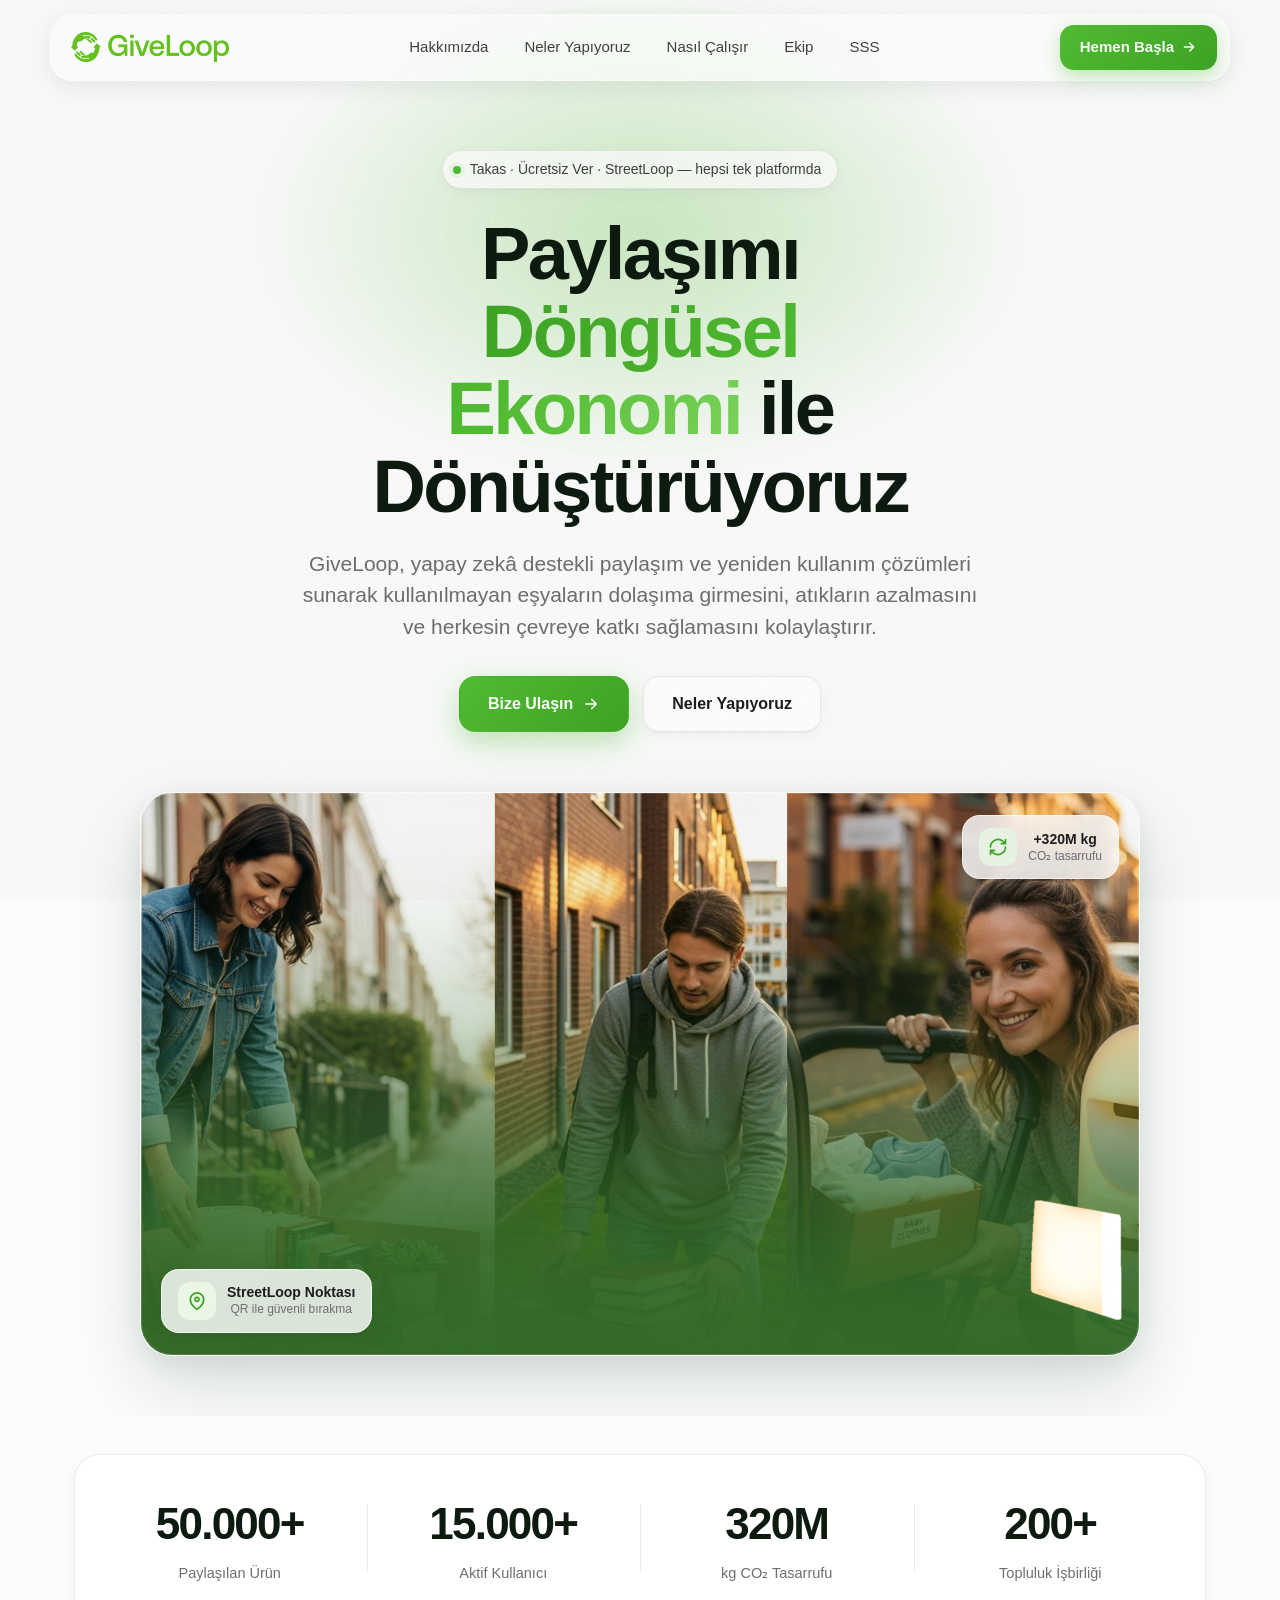
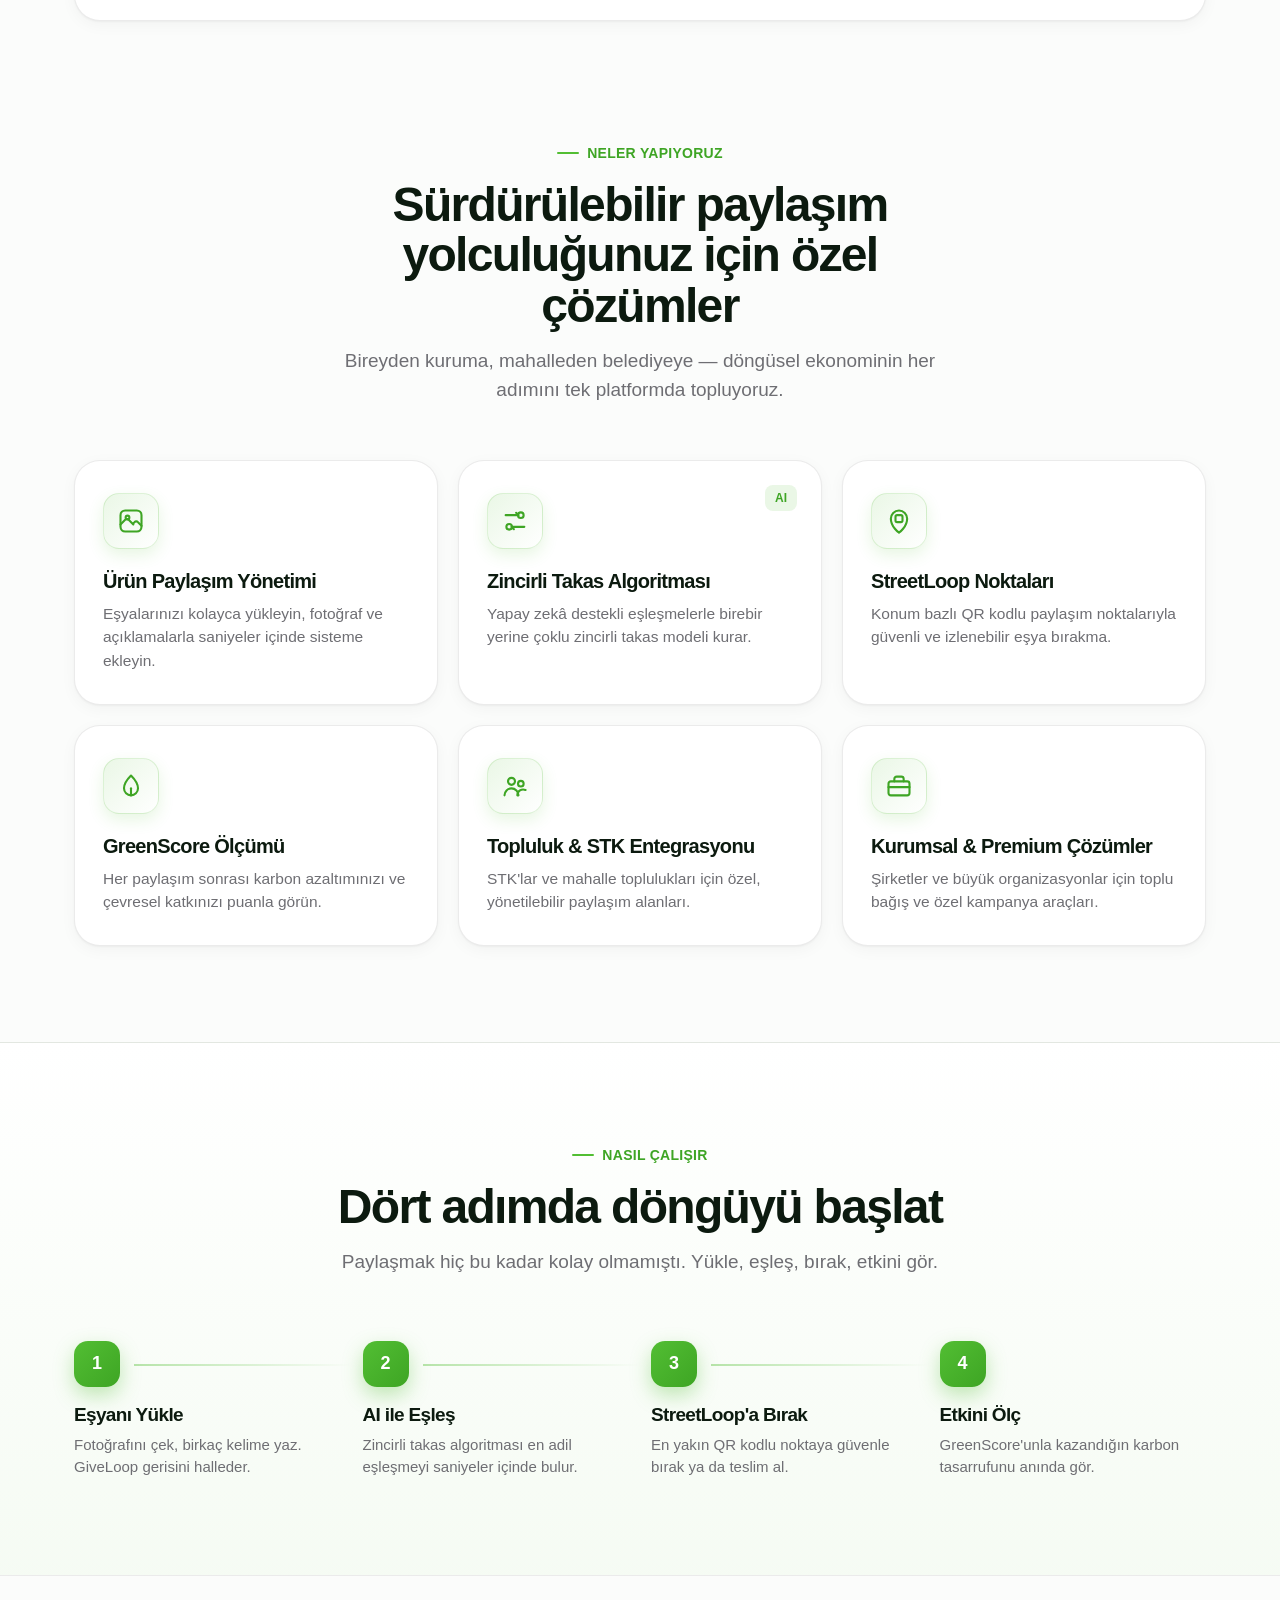
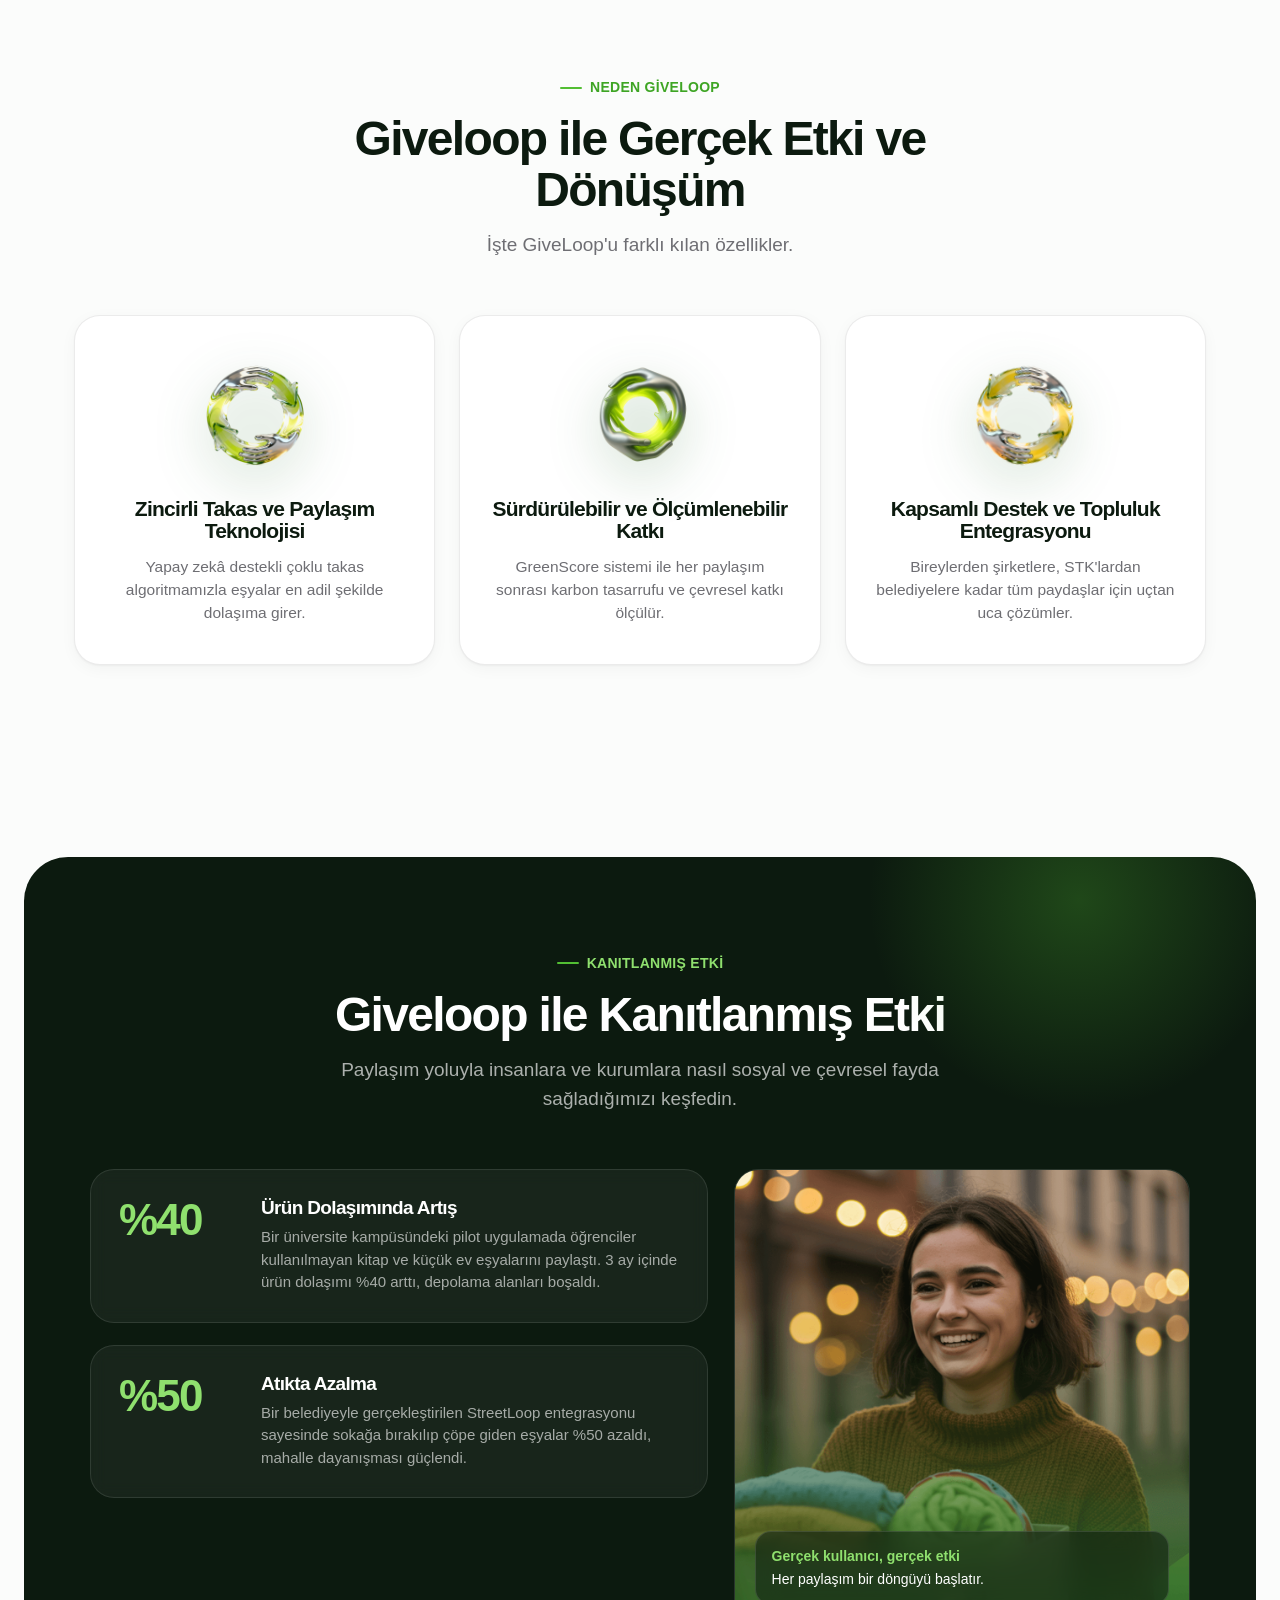
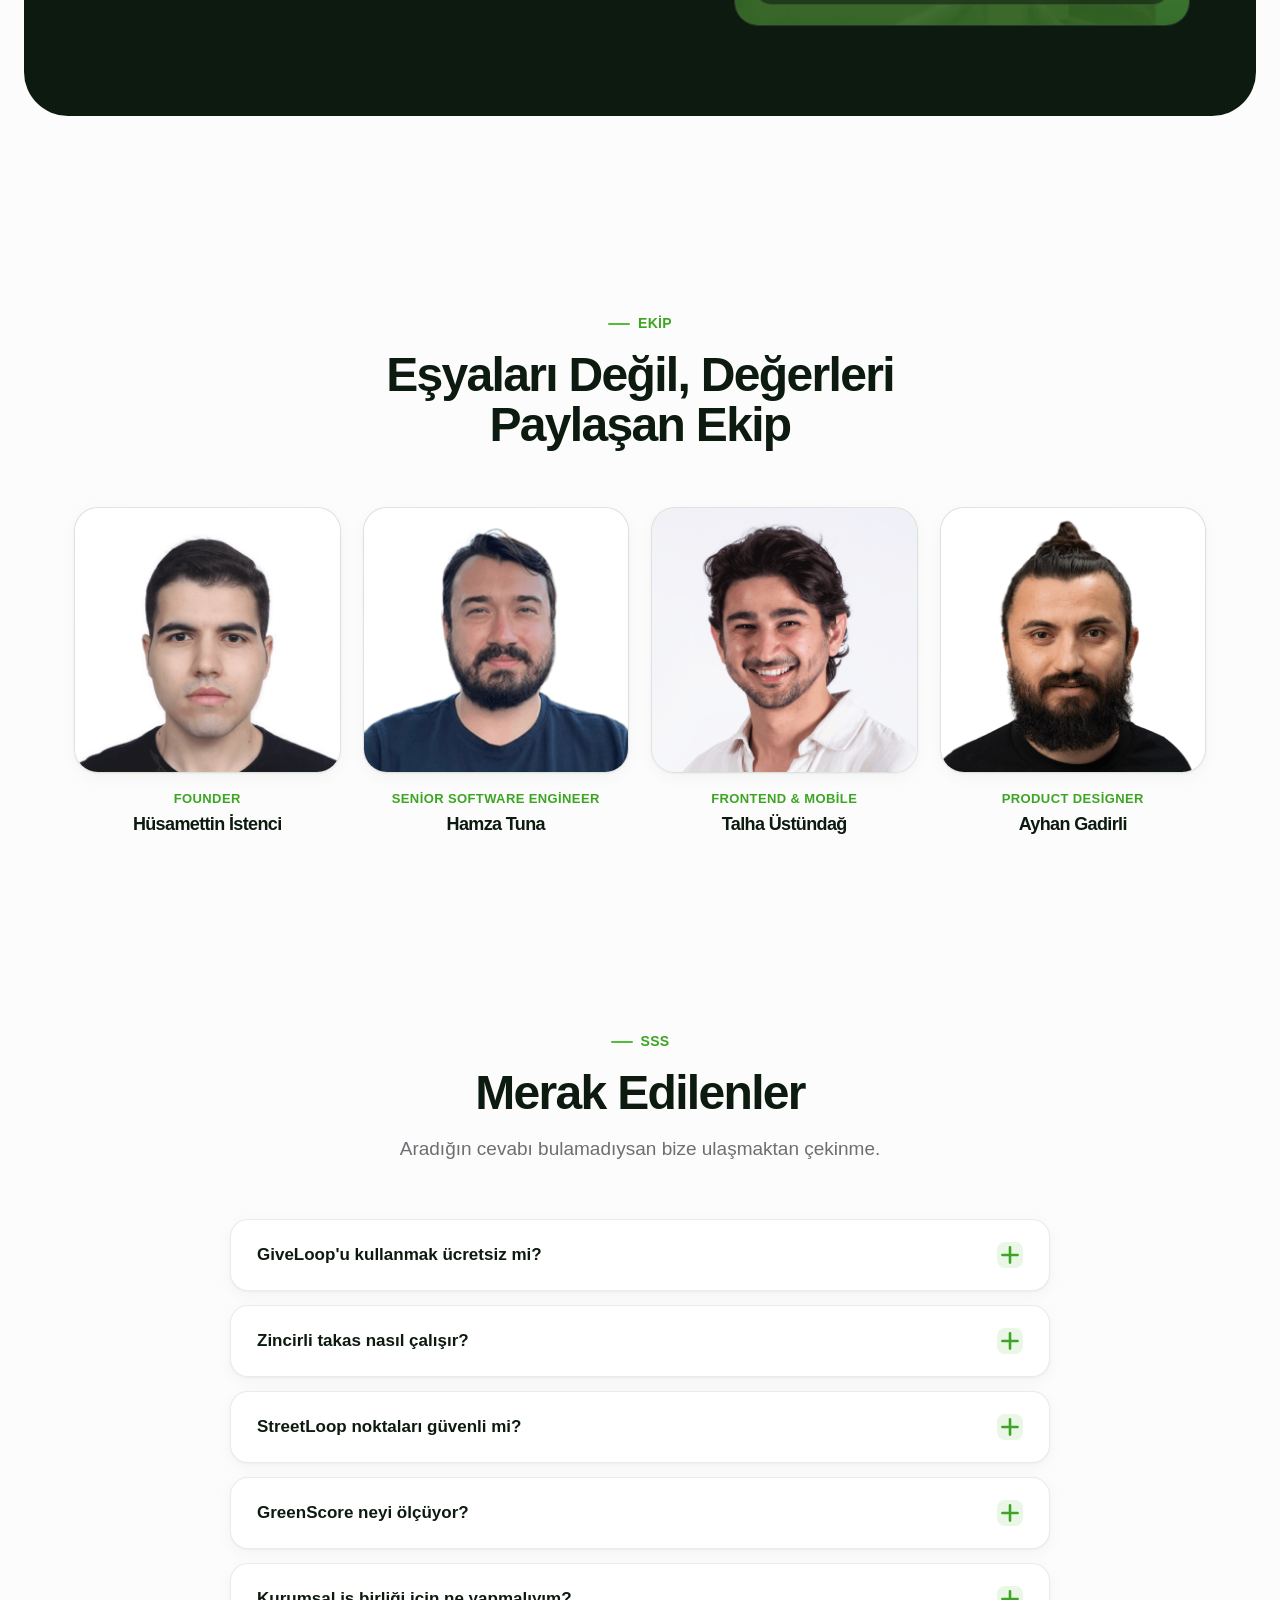
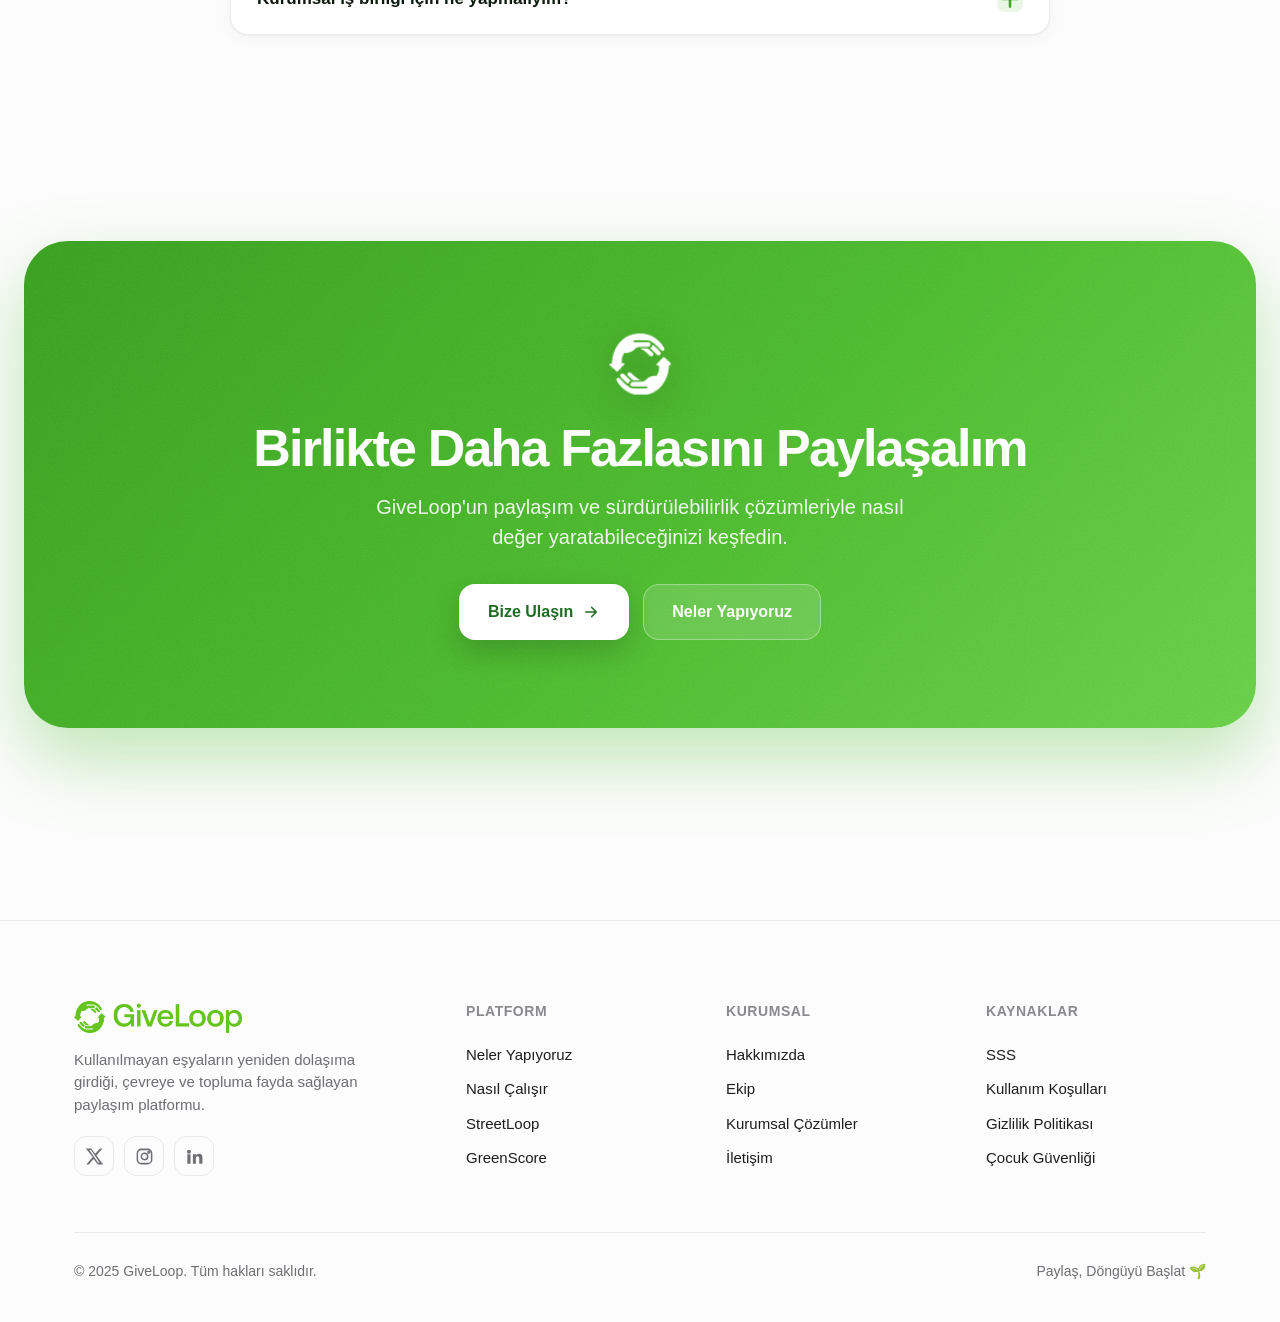
<file: index.html>
<!DOCTYPE html>
<html lang="tr">
<head>
<meta charset="UTF-8" />
<meta name="viewport" content="width=device-width, initial-scale=1.0" />
<title>GiveLoop — Paylaş, Döngüyü Başlat</title>
<meta name="description" content="GiveLoop, kullanılmayan eşyaların yeniden dolaşıma girdiği, yapay zekâ destekli paylaşım ve döngüsel ekonomi platformudur." />
<meta property="og:title" content="GiveLoop — Paylaş, Döngüyü Başlat" />
<meta property="og:description" content="Takas, Ücretsiz Ver, StreetLoop — hepsi tek platformda." />
<meta property="og:image" content="assets/5BwP4LmwK1eSZvRIDrakZ4U8U.png" />
<link rel="icon" href="assets/WsrcK1nD1e8U5Kc7PY4TaCACsAE.png" />
<style>
  :root{
    --green:#52BE33;
    --green-strong:#3EA524;
    --green-deep:#1F6B24;
    --green-soft:#EAF7E6;
    --green-glow:rgba(82,190,51,.35);
    --ink:#0C1A0F;
    --text:#1D1D1F;
    --muted:#6E6E73;
    --muted-2:#8A8A8E;
    --line:rgba(0,0,0,.08);
    --bg:#FBFCFB;
    --card:#FFFFFF;
    --radius:26px;
    --radius-sm:18px;
    --shadow-sm:0 1px 2px rgba(0,0,0,.04), 0 4px 16px rgba(0,0,0,.04);
    --shadow:0 8px 30px rgba(15,40,20,.08), 0 2px 8px rgba(15,40,20,.05);
    --shadow-lg:0 30px 70px rgba(15,50,25,.14), 0 8px 24px rgba(15,50,25,.08);
    --maxw:1180px;
    --ease:cubic-bezier(.22,1,.36,1);
  }
  *{margin:0;padding:0;box-sizing:border-box}
  html{scroll-behavior:smooth;-webkit-text-size-adjust:100%}
  body{
    font-family:-apple-system,BlinkMacSystemFont,"SF Pro Display","SF Pro Text","Segoe UI",Inter,Roboto,Helvetica,Arial,sans-serif;
    color:var(--text);background:var(--bg);line-height:1.5;
    -webkit-font-smoothing:antialiased;text-rendering:optimizeLegibility;
    overflow-x:hidden;
  }
  a{color:inherit;text-decoration:none}
  img{max-width:100%;display:block}
  .wrap{max-width:var(--maxw);margin:0 auto;padding:0 24px}
  section{position:relative}

  /* ============ decorative grain ============ */
  body::before{
    content:"";position:fixed;inset:0;z-index:9999;pointer-events:none;
    background-image:url("assets/6mcf62RlDfRfU61Yg5vb2pefpi4.png");
    background-size:180px;opacity:.025;mix-blend-mode:multiply;
  }

  /* ============ NAV ============ */
  .nav{
    position:fixed;top:14px;left:0;right:0;z-index:1000;
    display:flex;justify-content:center;padding:0 16px;
    transition:top .4s var(--ease);
  }
  .nav-inner{
    width:100%;max-width:var(--maxw);
    display:flex;align-items:center;justify-content:space-between;
    padding:10px 12px 10px 20px;
    background:rgba(255,255,255,.72);
    backdrop-filter:saturate(180%) blur(20px);
    -webkit-backdrop-filter:saturate(180%) blur(20px);
    border:1px solid rgba(255,255,255,.6);
    box-shadow:0 6px 24px rgba(15,40,20,.08);
    border-radius:22px;
    transition:box-shadow .4s var(--ease),background .4s var(--ease);
  }
  .nav.scrolled .nav-inner{background:rgba(255,255,255,.85);box-shadow:0 10px 34px rgba(15,40,20,.12)}
  .brand{display:flex;align-items:center;gap:10px;font-weight:700;letter-spacing:-.02em;font-size:19px}
  .brand img{height:30px;width:auto}
  .nav-links{display:flex;align-items:center;gap:4px}
  .nav-links a{
    padding:9px 16px;border-radius:12px;font-size:15px;font-weight:500;color:#40403f;
    transition:background .2s,color .2s;
  }
  .nav-links a:hover{background:rgba(0,0,0,.05);color:var(--text)}
  .nav-cta{
    display:inline-flex;align-items:center;gap:7px;
    padding:11px 20px;border-radius:14px;font-size:15px;font-weight:600;color:#fff;
    background:linear-gradient(135deg,var(--green),var(--green-strong));
    box-shadow:0 6px 18px var(--green-glow);
    transition:transform .25s var(--ease),box-shadow .25s var(--ease);
  }
  .nav-cta:hover{transform:translateY(-1px);box-shadow:0 10px 26px var(--green-glow)}
  .burger{display:none;background:none;border:0;padding:10px;cursor:pointer}
  .burger span{display:block;width:22px;height:2px;background:var(--ink);border-radius:2px;transition:.3s var(--ease)}
  .burger span+span{margin-top:5px}

  /* ============ HERO ============ */
  .hero{padding:150px 0 60px;text-align:center;overflow:hidden}
  .hero-bg{
    position:absolute;top:-120px;left:50%;transform:translateX(-50%);
    width:1100px;height:700px;pointer-events:none;z-index:0;
    background:
      radial-gradient(closest-side,rgba(82,190,51,.20),transparent 70%),
      radial-gradient(closest-side,rgba(82,190,51,.10),transparent 70%);
    filter:blur(10px);
  }
  .hero .wrap{position:relative;z-index:1}
  .pill{
    display:inline-flex;align-items:center;gap:9px;
    padding:8px 16px 8px 10px;border-radius:100px;font-size:14px;font-weight:500;
    background:rgba(255,255,255,.7);border:1px solid var(--line);
    box-shadow:var(--shadow-sm);backdrop-filter:blur(8px);color:#40403f;margin-bottom:26px;
  }
  .pill .dot{width:8px;height:8px;border-radius:50%;background:var(--green);box-shadow:0 0 0 4px var(--green-soft)}
  h1,h2,h3{letter-spacing:-.035em;line-height:1.05;color:var(--ink)}
  .hero h1{
    font-size:clamp(38px,6.6vw,74px);font-weight:700;max-width:15ch;margin:0 auto 22px;
  }
  .hero h1 .grad{
    background:linear-gradient(120deg,var(--green-strong),var(--green) 60%,#7DD65C);
    -webkit-background-clip:text;background-clip:text;color:transparent;
  }
  .lead{font-size:clamp(17px,2.1vw,21px);color:var(--muted);max-width:60ch;margin:0 auto 34px;font-weight:400}
  .hero-cta{display:flex;gap:14px;justify-content:center;flex-wrap:wrap}
  .btn{
    display:inline-flex;align-items:center;gap:9px;padding:15px 28px;border-radius:16px;
    font-size:16px;font-weight:600;cursor:pointer;border:1px solid transparent;
    transition:transform .25s var(--ease),box-shadow .25s var(--ease),background .25s;
  }
  .btn-primary{color:#fff;background:linear-gradient(135deg,var(--green),var(--green-strong));box-shadow:0 10px 28px var(--green-glow)}
  .btn-primary:hover{transform:translateY(-2px);box-shadow:0 16px 38px var(--green-glow)}
  .btn-ghost{background:rgba(255,255,255,.8);border-color:var(--line);color:var(--text);box-shadow:var(--shadow-sm)}
  .btn-ghost:hover{transform:translateY(-2px);background:#fff;box-shadow:var(--shadow)}
  .btn svg{width:18px;height:18px}

  .hero-media{
    position:relative;margin:60px auto 0;max-width:1000px;
    border-radius:32px;overflow:hidden;box-shadow:var(--shadow-lg);
    border:1px solid rgba(255,255,255,.5);
  }
  .hero-media img{width:100%;height:auto;display:block}
  .hero-media::after{content:"";position:absolute;inset:0;box-shadow:inset 0 0 0 1px rgba(255,255,255,.14);border-radius:32px}
  .float-card{
    position:absolute;background:rgba(255,255,255,.82);backdrop-filter:blur(14px);
    border:1px solid rgba(255,255,255,.7);box-shadow:var(--shadow);border-radius:18px;
    padding:12px 16px;display:flex;align-items:center;gap:11px;font-size:14px;font-weight:600;
    white-space:nowrap;line-height:1.25;z-index:3;
  }
  .float-card small{display:block;font-weight:500;color:var(--muted);font-size:12px;margin-top:1px}
  .float-card .ic{width:38px;height:38px;border-radius:12px;display:grid;place-items:center;background:var(--green-soft);flex:none}
  .float-card .ic svg{width:20px;height:20px;color:var(--green-strong)}
  .fc-1{left:20px;bottom:22px;animation:floaty 6s ease-in-out infinite}
  .fc-2{right:20px;top:22px;animation:floaty 6s ease-in-out infinite .8s}
  @keyframes floaty{0%,100%{transform:translateY(0)}50%{transform:translateY(-12px)}}

  /* ============ TRUST STATS ============ */
  .stats{padding:38px 0 20px}
  .stats-grid{
    display:grid;grid-template-columns:repeat(4,1fr);gap:20px;
    background:var(--card);border:1px solid var(--line);border-radius:var(--radius);
    padding:36px 28px;box-shadow:var(--shadow-sm);
  }
  .stat{text-align:center;position:relative}
  .stat+.stat::before{content:"";position:absolute;left:-10px;top:14%;height:72%;width:1px;background:var(--line)}
  .stat .num{font-size:clamp(30px,4vw,44px);font-weight:700;letter-spacing:-.04em;color:var(--ink)}
  .stat .num b{color:var(--green-strong);font-weight:700}
  .stat .lab{color:var(--muted);font-size:14.5px;margin-top:6px;font-weight:500}

  /* ============ SECTION HEAD ============ */
  .sec{padding:96px 0}
  .eyebrow{
    display:inline-flex;align-items:center;gap:8px;color:var(--green-strong);font-weight:600;
    font-size:14px;letter-spacing:.02em;text-transform:uppercase;margin-bottom:16px;
  }
  .eyebrow::before{content:"";width:22px;height:2px;background:var(--green);border-radius:2px}
  .sec-head{max-width:640px;margin:0 auto 56px;text-align:center}
  .sec-head.left{margin-left:0;text-align:left}
  .sec-head h2{font-size:clamp(30px,4.4vw,48px);font-weight:700;margin-bottom:16px}
  .sec-head p{color:var(--muted);font-size:clamp(16px,2vw,19px)}

  /* ============ FEATURES ============ */
  .feat-grid{display:grid;grid-template-columns:repeat(3,1fr);gap:20px}
  .feat{
    background:var(--card);border:1px solid var(--line);border-radius:var(--radius);
    padding:32px 28px;box-shadow:var(--shadow-sm);position:relative;overflow:hidden;
    transition:transform .4s var(--ease),box-shadow .4s var(--ease),border-color .4s;
  }
  .feat::before{
    content:"";position:absolute;inset:0;border-radius:var(--radius);opacity:0;
    background:radial-gradient(120% 90% at 0% 0%,rgba(82,190,51,.08),transparent 55%);
    transition:opacity .4s;
  }
  .feat:hover{transform:translateY(-6px);box-shadow:var(--shadow-lg);border-color:rgba(82,190,51,.3)}
  .feat:hover::before{opacity:1}
  .feat .ico{
    width:56px;height:56px;border-radius:16px;display:grid;place-items:center;margin-bottom:22px;
    background:linear-gradient(135deg,var(--green-soft),#fff);border:1px solid rgba(82,190,51,.18);
    box-shadow:0 6px 16px rgba(82,190,51,.14);color:var(--green-strong);
  }
  .feat .ico svg{width:28px;height:28px}
  .feat h3{font-size:20px;font-weight:650;margin-bottom:10px}
  .feat p{color:var(--muted);font-size:15.5px}
  .feat .tag{position:absolute;top:24px;right:24px;font-size:12px;font-weight:600;color:var(--green-strong);
    background:var(--green-soft);padding:4px 10px;border-radius:8px}

  /* ============ HOW IT WORKS ============ */
  .how{background:linear-gradient(180deg,#fff,var(--green-soft) 220%);border-block:1px solid var(--line)}
  .steps{display:grid;grid-template-columns:repeat(4,1fr);gap:22px;counter-reset:step}
  .step{position:relative;padding-top:8px}
  .step .n{
    width:46px;height:46px;border-radius:14px;display:grid;place-items:center;font-weight:700;font-size:18px;
    color:#fff;background:linear-gradient(135deg,var(--green),var(--green-strong));
    box-shadow:0 8px 20px var(--green-glow);margin-bottom:18px;
  }
  .step h3{font-size:19px;margin-bottom:9px}
  .step p{color:var(--muted);font-size:15px}
  .step:not(:last-child)::after{
    content:"";position:absolute;top:31px;left:60px;right:-10px;height:2px;
    background:linear-gradient(90deg,rgba(82,190,51,.4),transparent);
  }

  /* ============ WHY / DIFFERENTIATORS ============ */
  .why-grid{display:grid;grid-template-columns:repeat(3,1fr);gap:24px}
  .why{
    text-align:center;background:var(--card);border:1px solid var(--line);border-radius:var(--radius);
    padding:40px 30px;box-shadow:var(--shadow-sm);transition:transform .4s var(--ease),box-shadow .4s var(--ease);
  }
  .why:hover{transform:translateY(-6px);box-shadow:var(--shadow)}
  .why img{width:120px;height:120px;margin:0 auto 22px;filter:drop-shadow(0 16px 26px rgba(31,107,36,.22))}
  .why h3{font-size:21px;margin-bottom:12px}
  .why p{color:var(--muted);font-size:15.5px}

  /* ============ IMPACT / CASES ============ */
  .impact{background:var(--ink);color:#fff;border-radius:44px;margin:0 24px;overflow:hidden;position:relative}
  .impact::before{content:"";position:absolute;top:-30%;right:-10%;width:600px;height:600px;
    background:radial-gradient(closest-side,rgba(82,190,51,.28),transparent 70%);pointer-events:none}
  .impact .inner{max-width:var(--maxw);margin:0 auto;padding:90px 40px}
  .impact .eyebrow{color:#8FE06E}
  .impact h2{color:#fff;font-size:clamp(30px,4.4vw,48px)}
  .impact .sec-head p{color:rgba(255,255,255,.66)}
  .cases{display:grid;grid-template-columns:1.15fr .85fr;gap:26px;align-items:start}
  .case-list{display:grid;gap:22px}
  .case{
    display:flex;gap:22px;align-items:flex-start;
    background:rgba(255,255,255,.05);border:1px solid rgba(255,255,255,.1);
    border-radius:24px;padding:28px;backdrop-filter:blur(8px);
    transition:background .3s,transform .3s var(--ease);
  }
  .case:hover{background:rgba(255,255,255,.09);transform:translateY(-3px)}
  .case .big{font-size:44px;font-weight:700;letter-spacing:-.04em;color:#8FE06E;line-height:1;flex:none;min-width:120px}
  .case h3{color:#fff;font-size:19px;margin-bottom:8px}
  .case p{color:rgba(255,255,255,.62);font-size:15px}
  .case-photo{border-radius:24px;overflow:hidden;position:relative;aspect-ratio:1/1;border:1px solid rgba(255,255,255,.12)}
  .case-photo img{width:100%;height:100%;object-fit:cover;object-position:center 30%;position:absolute;inset:0}
  .case-photo .cap{
    position:absolute;left:20px;bottom:20px;right:20px;z-index:2;
    background:rgba(12,26,15,.55);backdrop-filter:blur(12px);border:1px solid rgba(255,255,255,.12);
    border-radius:16px;padding:14px 16px;font-size:14px;
  }
  .case-photo .cap b{display:block;color:#8FE06E;margin-bottom:2px}

  /* ============ TEAM ============ */
  .team-grid{display:grid;grid-template-columns:repeat(4,1fr);gap:22px}
  .member{text-align:center}
  .member .ph{
    aspect-ratio:1;border-radius:24px;overflow:hidden;margin-bottom:16px;
    background:linear-gradient(160deg,var(--green-soft),#f4f4f4);border:1px solid var(--line);
    box-shadow:var(--shadow-sm);transition:transform .4s var(--ease),box-shadow .4s var(--ease);
  }
  .member .ph img{width:100%;height:100%;object-fit:cover;object-position:top center}
  .member:hover .ph{transform:translateY(-6px);box-shadow:var(--shadow)}
  .member .role{color:var(--green-strong);font-size:13px;font-weight:600;text-transform:uppercase;letter-spacing:.03em}
  .member h3{font-size:18px;margin:6px 0 0}

  /* ============ FAQ ============ */
  .faq-wrap{max-width:820px;margin:0 auto}
  .faq{border:1px solid var(--line);border-radius:var(--radius-sm);background:var(--card);margin-bottom:14px;overflow:hidden;box-shadow:var(--shadow-sm)}
  .faq summary{
    list-style:none;cursor:pointer;padding:22px 26px;font-size:17px;font-weight:600;
    display:flex;justify-content:space-between;align-items:center;gap:16px;color:var(--ink);
  }
  .faq summary::-webkit-details-marker{display:none}
  .faq summary .plus{flex:none;width:26px;height:26px;border-radius:8px;background:var(--green-soft);
    display:grid;place-items:center;color:var(--green-strong);transition:transform .3s var(--ease)}
  .faq[open] summary .plus{transform:rotate(45deg)}
  .faq .a{padding:0 26px 24px;color:var(--muted);font-size:15.5px;max-width:66ch}

  /* ============ CTA ============ */
  .cta-band{
    text-align:center;position:relative;overflow:hidden;
    background:linear-gradient(135deg,var(--green-strong),var(--green) 55%,#6FD24E);
    border-radius:44px;margin:0 24px;padding:88px 32px;color:#fff;
    box-shadow:0 30px 70px var(--green-glow);
  }
  .cta-band::before{content:"";position:absolute;inset:0;background-image:url("assets/6mcf62RlDfRfU61Yg5vb2pefpi4.png");
    background-size:200px;opacity:.06;mix-blend-mode:overlay}
  .cta-band img.mark{width:70px;margin:0 auto 22px;filter:brightness(0) invert(1) drop-shadow(0 10px 20px rgba(0,0,0,.22))}
  .cta-band h2{color:#fff;font-size:clamp(30px,4.6vw,52px);margin-bottom:16px;position:relative}
  .cta-band p{color:rgba(255,255,255,.9);font-size:clamp(16px,2vw,20px);max-width:52ch;margin:0 auto 32px;position:relative}
  .cta-band .btn-white{background:#fff;color:var(--green-deep);box-shadow:0 12px 30px rgba(0,0,0,.18);position:relative}
  .cta-band .btn-white:hover{transform:translateY(-2px);box-shadow:0 18px 40px rgba(0,0,0,.24)}
  .cta-band .btn-clear{background:rgba(255,255,255,.14);border:1px solid rgba(255,255,255,.35);color:#fff;position:relative}
  .cta-band .btn-clear:hover{background:rgba(255,255,255,.24)}
  .cta-actions{display:flex;gap:14px;justify-content:center;flex-wrap:wrap}

  /* ============ FOOTER ============ */
  footer{padding:80px 0 40px;margin-top:96px;border-top:1px solid var(--line)}
  .foot-grid{display:grid;grid-template-columns:1.6fr 1fr 1fr 1fr;gap:40px;margin-bottom:56px}
  .foot-brand .brand{margin-bottom:16px}
  .foot-brand p{color:var(--muted);font-size:15px;max-width:34ch;margin-bottom:20px}
  .socials{display:flex;gap:10px}
  .socials a{width:40px;height:40px;border-radius:12px;border:1px solid var(--line);display:grid;place-items:center;color:var(--muted);transition:.25s var(--ease)}
  .socials a:hover{color:#fff;background:var(--green);border-color:var(--green);transform:translateY(-2px)}
  .socials svg{width:19px;height:19px}
  .foot-col h4{font-size:14px;text-transform:uppercase;letter-spacing:.04em;color:var(--muted-2);margin-bottom:16px;font-weight:600}
  .foot-col a{display:block;color:var(--text);font-size:15px;padding:6px 0;transition:color .2s}
  .foot-col a:hover{color:var(--green-strong)}
  .foot-bottom{display:flex;justify-content:space-between;align-items:center;gap:20px;
    padding-top:28px;border-top:1px solid var(--line);color:var(--muted);font-size:14px;flex-wrap:wrap}

  /* ============ reveal anim ============ */
  .reveal{opacity:0;transform:translateY(26px);transition:opacity .8s var(--ease),transform .8s var(--ease)}
  .reveal.in{opacity:1;transform:none}
  .reveal[data-d="1"]{transition-delay:.08s}
  .reveal[data-d="2"]{transition-delay:.16s}
  .reveal[data-d="3"]{transition-delay:.24s}

  /* ============ RESPONSIVE ============ */
  @media(max-width:980px){
    .feat-grid,.steps,.team-grid{grid-template-columns:repeat(2,1fr)}
    .why-grid{grid-template-columns:1fr}
    .why{display:flex;align-items:center;gap:24px;text-align:left;padding:26px}
    .why img{margin:0;width:90px;height:90px}
    .cases{grid-template-columns:1fr}
    .step:not(:last-child)::after{display:none}
    .foot-grid{grid-template-columns:1fr 1fr}
  }
  @media(max-width:720px){
    .nav-links{display:none}
    .burger{display:block}
    .nav-menu-open .nav-links{
      display:flex;flex-direction:column;position:absolute;top:70px;left:16px;right:16px;
      background:rgba(255,255,255,.96);backdrop-filter:blur(20px);padding:12px;border-radius:20px;
      box-shadow:var(--shadow-lg);border:1px solid var(--line);gap:2px;align-items:stretch;
    }
    .nav-menu-open .nav-links a{padding:14px 16px}
    .stats-grid{grid-template-columns:repeat(2,1fr);gap:28px 12px}
    .stat+.stat::before{display:none}
    .feat-grid,.steps,.team-grid{grid-template-columns:1fr}
    .case{flex-direction:column;gap:10px}
    .sec{padding:70px 0}
    .impact,.cta-band{margin:0 12px;border-radius:32px}
    .impact .inner{padding:64px 24px}
    .float-card{display:none}
    .foot-grid{grid-template-columns:1fr}
  }
</style>
</head>
<body>

<!-- ================= NAV ================= -->
<nav class="nav" id="nav">
  <div class="nav-inner">
    <a href="#top" class="brand">
      <img src="assets/F4kCghtj96X1tTt0qWWeKopEoYI.png" alt="GiveLoop" />
    </a>
    <div class="nav-links" id="navLinks">
      <a href="#hakkimizda">Hakkımızda</a>
      <a href="#neler">Neler Yapıyoruz</a>
      <a href="#nasil">Nasıl Çalışır</a>
      <a href="#ekip">Ekip</a>
      <a href="#sss">SSS</a>
    </div>
    <div style="display:flex;align-items:center;gap:6px">
      <a href="#iletisim" class="nav-cta">Hemen Başla
        <svg viewBox="0 0 24 24" fill="none" stroke="currentColor" stroke-width="2.2" stroke-linecap="round" stroke-linejoin="round" width="16" height="16"><path d="M5 12h14M13 6l6 6-6 6"/></svg>
      </a>
      <button class="burger" id="burger" aria-label="Menü"><span></span><span></span><span></span></button>
    </div>
  </div>
</nav>

<span id="top"></span>

<!-- ================= HERO ================= -->
<header class="hero">
  <div class="hero-bg"></div>
  <div class="wrap">
    <div class="pill reveal"><span class="dot"></span> Takas · Ücretsiz Ver · StreetLoop — hepsi tek platformda</div>
    <h1 class="reveal" data-d="1">Paylaşımı <span class="grad">Döngüsel Ekonomi</span> ile Dönüştürüyoruz</h1>
    <p class="lead reveal" data-d="2">GiveLoop, yapay zekâ destekli paylaşım ve yeniden kullanım çözümleri sunarak kullanılmayan eşyaların dolaşıma girmesini, atıkların azalmasını ve herkesin çevreye katkı sağlamasını kolaylaştırır.</p>
    <div class="hero-cta reveal" data-d="3">
      <a href="#iletisim" class="btn btn-primary">Bize Ulaşın
        <svg viewBox="0 0 24 24" fill="none" stroke="currentColor" stroke-width="2.2" stroke-linecap="round" stroke-linejoin="round"><path d="M5 12h14M13 6l6 6-6 6"/></svg>
      </a>
      <a href="#neler" class="btn btn-ghost">Neler Yapıyoruz</a>
    </div>

    <div class="hero-media reveal" data-d="3">
      <img src="assets/5BwP4LmwK1eSZvRIDrakZ4U8U.png" alt="GiveLoop ile sokakta eşya paylaşan insanlar" />
      <div class="float-card fc-1">
        <div class="ic"><svg viewBox="0 0 24 24" fill="none" stroke="currentColor" stroke-width="2" stroke-linecap="round" stroke-linejoin="round"><path d="M12 22s8-4.5 8-11.8A8 8 0 0 0 4 10.2C4 17.5 12 22 12 22z"/><circle cx="12" cy="10" r="2.4"/></svg></div>
        <div>StreetLoop Noktası<small>QR ile güvenli bırakma</small></div>
      </div>
      <div class="float-card fc-2">
        <div class="ic"><svg viewBox="0 0 24 24" fill="none" stroke="currentColor" stroke-width="2" stroke-linecap="round" stroke-linejoin="round"><path d="M3 12a9 9 0 0 1 15-6.7L21 8M21 3v5h-5M21 12a9 9 0 0 1-15 6.7L3 16M3 21v-5h5"/></svg></div>
        <div>+320M kg<small>CO₂ tasarrufu</small></div>
      </div>
    </div>
  </div>
</header>

<!-- ================= STATS ================= -->
<section class="stats" id="hakkimizda">
  <div class="wrap">
    <div class="stats-grid reveal">
      <div class="stat"><div class="num" data-count="50000" data-suffix="+">0</div><div class="lab">Paylaşılan Ürün</div></div>
      <div class="stat"><div class="num" data-count="15000" data-suffix="+">0</div><div class="lab">Aktif Kullanıcı</div></div>
      <div class="stat"><div class="num" data-count="320" data-suffix="M">0</div><div class="lab">kg CO₂ Tasarrufu</div></div>
      <div class="stat"><div class="num" data-count="200" data-suffix="+">0</div><div class="lab">Topluluk İşbirliği</div></div>
    </div>
  </div>
</section>

<!-- ================= FEATURES ================= -->
<section class="sec" id="neler">
  <div class="wrap">
    <div class="sec-head reveal">
      <div class="eyebrow" style="justify-content:center">Neler Yapıyoruz</div>
      <h2>Sürdürülebilir paylaşım yolculuğunuz için özel çözümler</h2>
      <p>Bireyden kuruma, mahalleden belediyeye — döngüsel ekonominin her adımını tek platformda topluyoruz.</p>
    </div>
    <div class="feat-grid">
      <article class="feat reveal">
        <div class="ico"><svg viewBox="0 0 24 24" fill="none" stroke="currentColor" stroke-width="1.8" stroke-linecap="round" stroke-linejoin="round"><rect x="3" y="3" width="18" height="18" rx="4"/><path d="M3 15l4-4a2 2 0 0 1 3 0l4 4"/><path d="M14 14l1-1a2 2 0 0 1 3 0l3 3"/><circle cx="9" cy="9" r="1.6"/></svg></div>
        <h3>Ürün Paylaşım Yönetimi</h3>
        <p>Eşyalarınızı kolayca yükleyin, fotoğraf ve açıklamalarla saniyeler içinde sisteme ekleyin.</p>
      </article>
      <article class="feat reveal" data-d="1">
        <span class="tag">AI</span>
        <div class="ico"><svg viewBox="0 0 24 24" fill="none" stroke="currentColor" stroke-width="1.8" stroke-linecap="round" stroke-linejoin="round"><path d="M4 7h11l-2-2M20 17H9l2 2"/><circle cx="17" cy="7" r="2.4"/><circle cx="7" cy="17" r="2.4"/></svg></div>
        <h3>Zincirli Takas Algoritması</h3>
        <p>Yapay zekâ destekli eşleşmelerle birebir yerine çoklu zincirli takas modeli kurar.</p>
      </article>
      <article class="feat reveal" data-d="2">
        <div class="ico"><svg viewBox="0 0 24 24" fill="none" stroke="currentColor" stroke-width="1.8" stroke-linecap="round" stroke-linejoin="round"><path d="M12 22s7-5 7-12a7 7 0 0 0-14 0c0 7 7 12 7 12z"/><rect x="9" y="7" width="6" height="6" rx="1.4"/></svg></div>
        <h3>StreetLoop Noktaları</h3>
        <p>Konum bazlı QR kodlu paylaşım noktalarıyla güvenli ve izlenebilir eşya bırakma.</p>
      </article>
      <article class="feat reveal">
        <div class="ico"><svg viewBox="0 0 24 24" fill="none" stroke="currentColor" stroke-width="1.8" stroke-linecap="round" stroke-linejoin="round"><path d="M12 3C7 8 6 11 6 14a6 6 0 0 0 12 0c0-3-1-6-6-11z"/><path d="M12 20v-6"/></svg></div>
        <h3>GreenScore Ölçümü</h3>
        <p>Her paylaşım sonrası karbon azaltımınızı ve çevresel katkınızı puanla görün.</p>
      </article>
      <article class="feat reveal" data-d="1">
        <div class="ico"><svg viewBox="0 0 24 24" fill="none" stroke="currentColor" stroke-width="1.8" stroke-linecap="round" stroke-linejoin="round"><circle cx="9" cy="8" r="3"/><circle cx="17" cy="10" r="2.4"/><path d="M3 20a6 6 0 0 1 12 0M14 20a5 5 0 0 1 7-4.6"/></svg></div>
        <h3>Topluluk & STK Entegrasyonu</h3>
        <p>STK'lar ve mahalle toplulukları için özel, yönetilebilir paylaşım alanları.</p>
      </article>
      <article class="feat reveal" data-d="2">
        <div class="ico"><svg viewBox="0 0 24 24" fill="none" stroke="currentColor" stroke-width="1.8" stroke-linecap="round" stroke-linejoin="round"><rect x="3" y="8" width="18" height="12" rx="2"/><path d="M8 8V6a2 2 0 0 1 2-2h4a2 2 0 0 1 2 2v2M3 13h18"/></svg></div>
        <h3>Kurumsal & Premium Çözümler</h3>
        <p>Şirketler ve büyük organizasyonlar için toplu bağış ve özel kampanya araçları.</p>
      </article>
    </div>
  </div>
</section>

<!-- ================= HOW IT WORKS ================= -->
<section class="sec how" id="nasil">
  <div class="wrap">
    <div class="sec-head reveal">
      <div class="eyebrow" style="justify-content:center">Nasıl Çalışır</div>
      <h2>Dört adımda döngüyü başlat</h2>
      <p>Paylaşmak hiç bu kadar kolay olmamıştı. Yükle, eşleş, bırak, etkini gör.</p>
    </div>
    <div class="steps">
      <div class="step reveal"><div class="n">1</div><h3>Eşyanı Yükle</h3><p>Fotoğrafını çek, birkaç kelime yaz. GiveLoop gerisini halleder.</p></div>
      <div class="step reveal" data-d="1"><div class="n">2</div><h3>AI ile Eşleş</h3><p>Zincirli takas algoritması en adil eşleşmeyi saniyeler içinde bulur.</p></div>
      <div class="step reveal" data-d="2"><div class="n">3</div><h3>StreetLoop'a Bırak</h3><p>En yakın QR kodlu noktaya güvenle bırak ya da teslim al.</p></div>
      <div class="step reveal" data-d="3"><div class="n">4</div><h3>Etkini Ölç</h3><p>GreenScore'unla kazandığın karbon tasarrufunu anında gör.</p></div>
    </div>
  </div>
</section>

<!-- ================= WHY GIVELOOP ================= -->
<section class="sec">
  <div class="wrap">
    <div class="sec-head reveal">
      <div class="eyebrow" style="justify-content:center">Neden GiveLoop</div>
      <h2>Giveloop ile Gerçek Etki ve Dönüşüm</h2>
      <p>İşte GiveLoop'u farklı kılan özellikler.</p>
    </div>
    <div class="why-grid">
      <div class="why reveal">
        <img src="assets/JfdC5K0fQeifgMX26gLsPX0EWY.png" alt="Zincirli takas" />
        <div>
          <h3>Zincirli Takas ve Paylaşım Teknolojisi</h3>
          <p>Yapay zekâ destekli çoklu takas algoritmamızla eşyalar en adil şekilde dolaşıma girer.</p>
        </div>
      </div>
      <div class="why reveal" data-d="1">
        <img src="assets/w44srWc7WZEb3D6DwrPMxBjv6M.png" alt="Ölçümlenebilir katkı" />
        <div>
          <h3>Sürdürülebilir ve Ölçümlenebilir Katkı</h3>
          <p>GreenScore sistemi ile her paylaşım sonrası karbon tasarrufu ve çevresel katkı ölçülür.</p>
        </div>
      </div>
      <div class="why reveal" data-d="2">
        <img src="assets/JfdC5K0fQeifgMX26gLsPX0EWY.png" alt="Topluluk desteği" style="transform:scaleX(-1) rotate(-12deg);filter:hue-rotate(-18deg) saturate(1.05) drop-shadow(0 16px 26px rgba(31,107,36,.22))" />
        <div>
          <h3>Kapsamlı Destek ve Topluluk Entegrasyonu</h3>
          <p>Bireylerden şirketlere, STK'lardan belediyelere kadar tüm paydaşlar için uçtan uca çözümler.</p>
        </div>
      </div>
    </div>
  </div>
</section>

<!-- ================= IMPACT ================= -->
<section class="sec" style="padding-inline:0">
  <div class="impact reveal">
    <div class="inner">
      <div class="sec-head" style="text-align:center">
        <div class="eyebrow" style="justify-content:center">Kanıtlanmış Etki</div>
        <h2>Giveloop ile Kanıtlanmış Etki</h2>
        <p>Paylaşım yoluyla insanlara ve kurumlara nasıl sosyal ve çevresel fayda sağladığımızı keşfedin.</p>
      </div>
      <div class="cases">
        <div class="case-list">
          <div class="case">
            <div class="big">%40</div>
            <div>
              <h3>Ürün Dolaşımında Artış</h3>
              <p>Bir üniversite kampüsündeki pilot uygulamada öğrenciler kullanılmayan kitap ve küçük ev eşyalarını paylaştı. 3 ay içinde ürün dolaşımı %40 arttı, depolama alanları boşaldı.</p>
            </div>
          </div>
          <div class="case">
            <div class="big">%50</div>
            <div>
              <h3>Atıkta Azalma</h3>
              <p>Bir belediyeyle gerçekleştirilen StreetLoop entegrasyonu sayesinde sokağa bırakılıp çöpe giden eşyalar %50 azaldı, mahalle dayanışması güçlendi.</p>
            </div>
          </div>
        </div>
        <div class="case-photo">
          <img src="assets/mKq98wFHJWpKSRlO1ZZfz63JTtQ.png" alt="Eşya paylaşan mutlu kullanıcı" />
          <div class="cap"><b>Gerçek kullanıcı, gerçek etki</b>Her paylaşım bir döngüyü başlatır.</div>
        </div>
      </div>
    </div>
  </div>
</section>

<!-- ================= TEAM ================= -->
<section class="sec" id="ekip">
  <div class="wrap">
    <div class="sec-head reveal">
      <div class="eyebrow" style="justify-content:center">Ekip</div>
      <h2>Eşyaları Değil, Değerleri Paylaşan Ekip</h2>
    </div>
    <div class="team-grid">
      <div class="member reveal">
        <div class="ph"><img src="assets/sQbyIXAW4b6cuSKok4Z4Drg9nI.png" alt="Hüsamettin İstenci" /></div>
        <div class="role">Founder</div><h3>Hüsamettin İstenci</h3>
      </div>
      <div class="member reveal" data-d="1">
        <div class="ph"><img src="assets/HW27CACfmc0pnNk9Q7YOXrHReE.png" alt="Hamza Tuna" /></div>
        <div class="role">Senior Software Engineer</div><h3>Hamza Tuna</h3>
      </div>
      <div class="member reveal" data-d="2">
        <div class="ph"><img src="assets/gCJSTSjaaVKgmiLqK9JGbjHEI.png" alt="Talha Üstündağ" /></div>
        <div class="role">Frontend & Mobile</div><h3>Talha Üstündağ</h3>
      </div>
      <div class="member reveal" data-d="3">
        <div class="ph"><img src="assets/mQwk5cAkZKG0dY5HwHt1dumbJKs.png" alt="Ayhan Gadirli" /></div>
        <div class="role">Product Designer</div><h3>Ayhan Gadirli</h3>
      </div>
    </div>
  </div>
</section>

<!-- ================= FAQ ================= -->
<section class="sec" id="sss">
  <div class="wrap">
    <div class="sec-head reveal">
      <div class="eyebrow" style="justify-content:center">SSS</div>
      <h2>Merak Edilenler</h2>
      <p>Aradığın cevabı bulamadıysan bize ulaşmaktan çekinme.</p>
    </div>
    <div class="faq-wrap">
      <details class="faq reveal"><summary>GiveLoop'u kullanmak ücretsiz mi?<span class="plus"><svg viewBox="0 0 24 24" fill="none" stroke="currentColor" stroke-width="2.4" stroke-linecap="round"><path d="M12 5v14M5 12h14"/></svg></span></summary><div class="a">Evet. Bireysel kullanıcılar için paylaşım, takas ve StreetLoop noktalarını kullanmak tamamen ücretsizdir. Şirketler ve kurumlar için ek Premium çözümler sunuyoruz.</div></details>
      <details class="faq reveal"><summary>Zincirli takas nasıl çalışır?<span class="plus"><svg viewBox="0 0 24 24" fill="none" stroke="currentColor" stroke-width="2.4" stroke-linecap="round"><path d="M12 5v14M5 12h14"/></svg></span></summary><div class="a">Yapay zekâ algoritmamız, birebir eşleşme bulunamadığında birden fazla kullanıcıyı bir zincir içinde eşleştirir. Böylece herkes istediği eşyaya ulaşırken hiç kimse elde kalmaz.</div></details>
      <details class="faq reveal"><summary>StreetLoop noktaları güvenli mi?<span class="plus"><svg viewBox="0 0 24 24" fill="none" stroke="currentColor" stroke-width="2.4" stroke-linecap="round"><path d="M12 5v14M5 12h14"/></svg></span></summary><div class="a">Her StreetLoop noktası konum bazlı QR kod ile korunur. Bırakma ve teslim alma işlemleri kayıt altına alınır, böylece süreç izlenebilir ve güvenlidir.</div></details>
      <details class="faq reveal"><summary>GreenScore neyi ölçüyor?<span class="plus"><svg viewBox="0 0 24 24" fill="none" stroke="currentColor" stroke-width="2.4" stroke-linecap="round"><path d="M12 5v14M5 12h14"/></svg></span></summary><div class="a">GreenScore, paylaştığın her ürünün yeniden kullanımıyla önlenen karbon salımını ve atığı hesaplayarak çevresel katkını puana dönüştürür.</div></details>
      <details class="faq reveal"><summary>Kurumsal iş birliği için ne yapmalıyım?<span class="plus"><svg viewBox="0 0 24 24" fill="none" stroke="currentColor" stroke-width="2.4" stroke-linecap="round"><path d="M12 5v14M5 12h14"/></svg></span></summary><div class="a">Şirketler, belediyeler ve STK'lar için özel çözümlerimiz var. İletişim bölümünden bize ulaşın; ekibimiz size uygun paketi birlikte kuralım.</div></details>
    </div>
  </div>
</section>

<!-- ================= CTA ================= -->
<section class="sec" id="iletisim" style="padding-inline:0">
  <div class="cta-band reveal">
    <img class="mark" src="assets/WsrcK1nD1e8U5Kc7PY4TaCACsAE.png" alt="GiveLoop" />
    <h2>Birlikte Daha Fazlasını Paylaşalım</h2>
    <p>GiveLoop'un paylaşım ve sürdürülebilirlik çözümleriyle nasıl değer yaratabileceğinizi keşfedin.</p>
    <div class="cta-actions">
      <a href="mailto:hello@giveloop.ai" class="btn btn-white">Bize Ulaşın
        <svg viewBox="0 0 24 24" fill="none" stroke="currentColor" stroke-width="2.2" stroke-linecap="round" stroke-linejoin="round"><path d="M5 12h14M13 6l6 6-6 6"/></svg>
      </a>
      <a href="#neler" class="btn btn-clear">Neler Yapıyoruz</a>
    </div>
  </div>
</section>

<!-- ================= FOOTER ================= -->
<footer>
  <div class="wrap">
    <div class="foot-grid">
      <div class="foot-brand">
        <a href="#top" class="brand"><img src="assets/F4kCghtj96X1tTt0qWWeKopEoYI.png" alt="GiveLoop" style="height:32px"/></a>
        <p>Kullanılmayan eşyaların yeniden dolaşıma girdiği, çevreye ve topluma fayda sağlayan paylaşım platformu.</p>
        <div class="socials">
          <a href="#" aria-label="X"><svg viewBox="0 0 24 24" fill="currentColor"><path d="M18.9 2H22l-7.6 8.7L23 22h-6.8l-5.3-7-6.1 7H1.6l8.2-9.3L1 2h7l4.8 6.4L18.9 2Zm-2.4 18h1.9L7.6 3.9H5.6L16.5 20Z"/></svg></a>
          <a href="#" aria-label="Instagram"><svg viewBox="0 0 24 24" fill="none" stroke="currentColor" stroke-width="1.9"><rect x="3" y="3" width="18" height="18" rx="5"/><circle cx="12" cy="12" r="4"/><circle cx="17.5" cy="6.5" r="1" fill="currentColor"/></svg></a>
          <a href="#" aria-label="LinkedIn"><svg viewBox="0 0 24 24" fill="currentColor"><path d="M4.98 3.5A2.5 2.5 0 1 0 5 8.5a2.5 2.5 0 0 0 0-5ZM3 9h4v12H3V9Zm7 0h3.8v1.7h.05c.53-1 1.83-2.05 3.76-2.05C21.4 8.65 22 11 22 14.1V21h-4v-6.1c0-1.45-.03-3.3-2-3.3s-2.3 1.57-2.3 3.2V21H10V9Z"/></svg></a>
        </div>
      </div>
      <div class="foot-col">
        <h4>Platform</h4>
        <a href="#neler">Neler Yapıyoruz</a>
        <a href="#nasil">Nasıl Çalışır</a>
        <a href="#neler">StreetLoop</a>
        <a href="#neler">GreenScore</a>
      </div>
      <div class="foot-col">
        <h4>Kurumsal</h4>
        <a href="#hakkimizda">Hakkımızda</a>
        <a href="#ekip">Ekip</a>
        <a href="#iletisim">Kurumsal Çözümler</a>
        <a href="#iletisim">İletişim</a>
      </div>
      <div class="foot-col">
        <h4>Kaynaklar</h4>
        <a href="#sss">SSS</a>
        <a href="terms-of-use/">Kullanım Koşulları</a>
        <a href="privacy-policy/">Gizlilik Politikası</a>
        <a href="child-safety/">Çocuk Güvenliği</a>
      </div>
    </div>
    <div class="foot-bottom">
      <span>© 2025 GiveLoop. Tüm hakları saklıdır.</span>
      <span>Paylaş, Döngüyü Başlat 🌱</span>
    </div>
  </div>
</footer>

<script>
  // sticky nav shadow
  const nav=document.getElementById('nav');
  addEventListener('scroll',()=>nav.classList.toggle('scrolled',scrollY>20),{passive:true});

  // mobile menu
  const burger=document.getElementById('burger');
  burger.addEventListener('click',()=>{
    document.body.classList.toggle('nav-menu-open');
    burger.classList.toggle('open');
  });
  document.querySelectorAll('#navLinks a').forEach(a=>a.addEventListener('click',()=>document.body.classList.remove('nav-menu-open')));

  // reveal on scroll
  const io=new IntersectionObserver((es)=>{
    es.forEach(e=>{if(e.isIntersecting){e.target.classList.add('in');io.unobserve(e.target)}})
  },{threshold:.14,rootMargin:'0px 0px -40px 0px'});
  document.querySelectorAll('.reveal').forEach(el=>io.observe(el));

  // animated counters
  const fmt=n=>n>=1000?n.toLocaleString('tr-TR'):String(n);
  const cio=new IntersectionObserver((es)=>{
    es.forEach(e=>{
      if(!e.isIntersecting)return;
      const el=e.target,target=+el.dataset.count,suf=el.dataset.suffix||'';
      const dur=1400,t0=performance.now();
      const tick=(t)=>{
        const p=Math.min((t-t0)/dur,1);
        const ease=1-Math.pow(1-p,3);
        el.textContent=fmt(Math.round(target*ease))+suf;
        if(p<1)requestAnimationFrame(tick);
      };
      requestAnimationFrame(tick);
      cio.unobserve(el);
    })
  },{threshold:.5});
  document.querySelectorAll('[data-count]').forEach(el=>cio.observe(el));
</script>
</body>
</html>
</file>
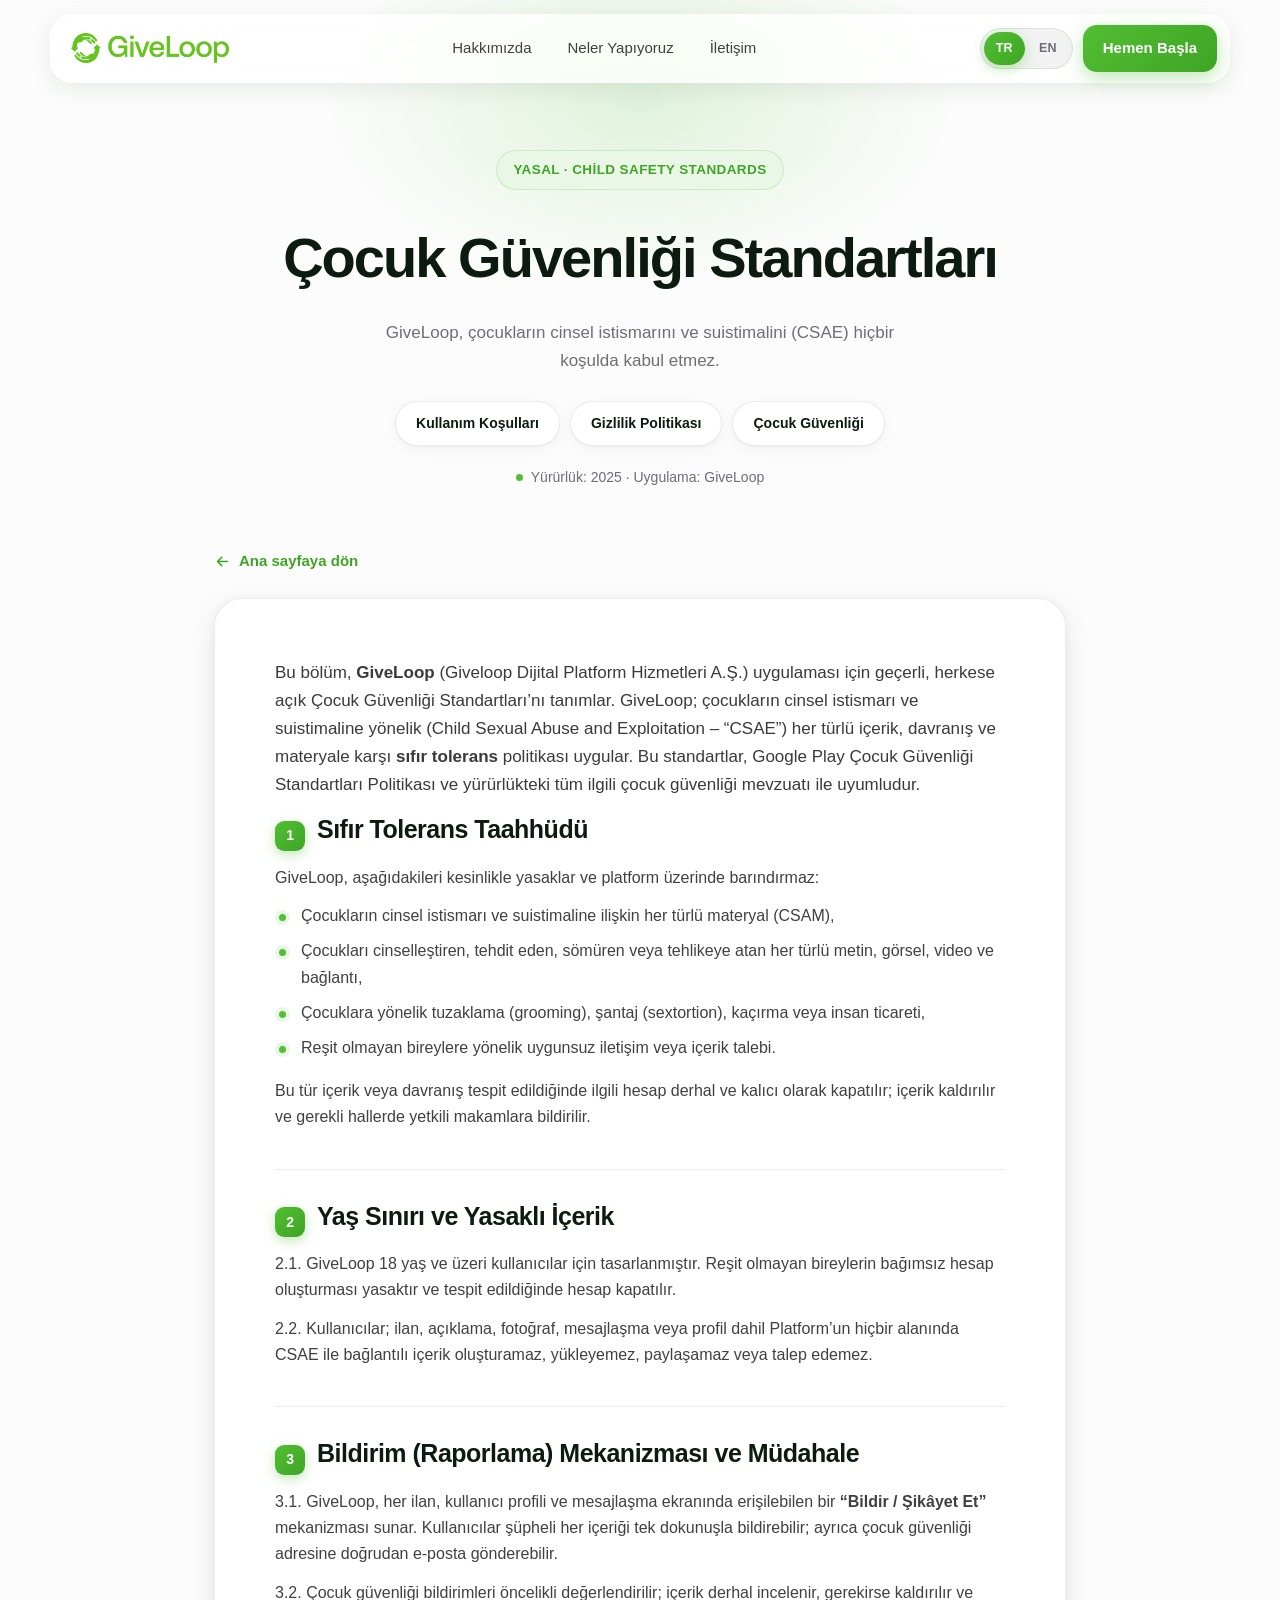
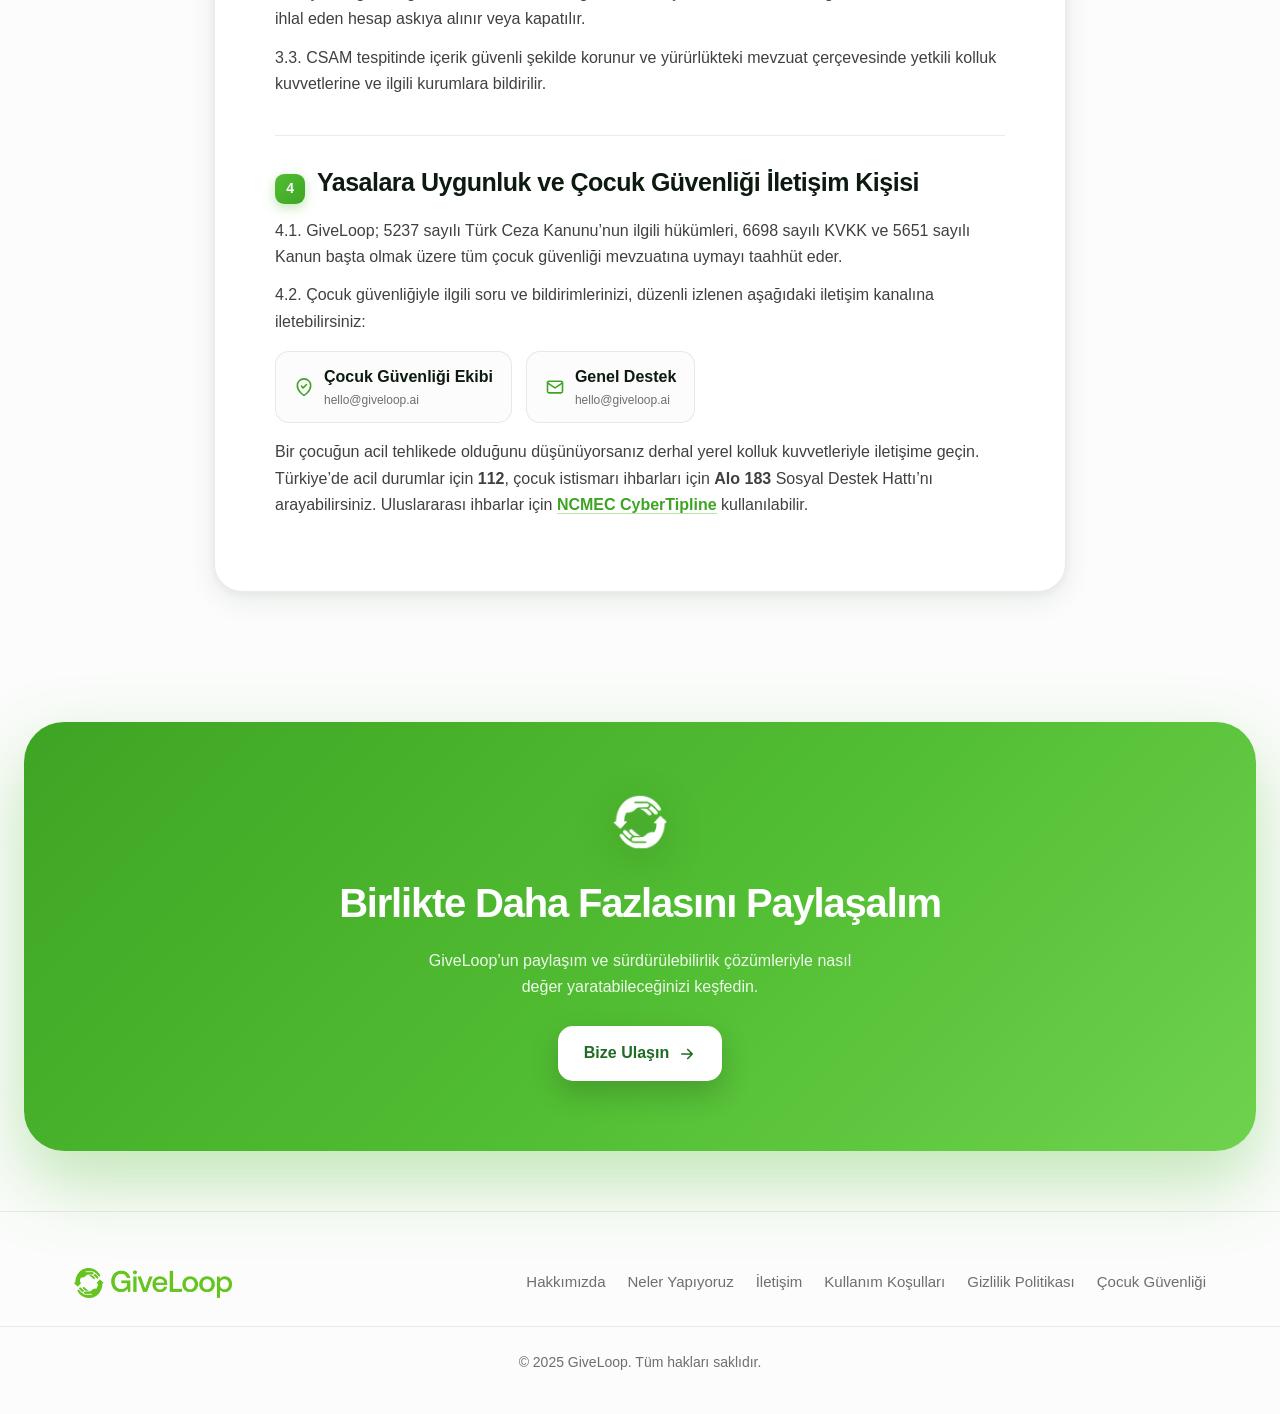
<file: child-safety/index.html>
<!DOCTYPE html>
<html lang="tr" data-lang="tr">
<head>
<meta charset="UTF-8" />
<meta name="viewport" content="width=device-width, initial-scale=1.0" />
<title>Çocuk Güvenliği Standartları — GiveLoop</title>
<meta name="description" content="GiveLoop Çocuk Güvenliği Standartları — TR / EN." />
<link rel="icon" href="../assets/WsrcK1nD1e8U5Kc7PY4TaCACsAE.png" />
<link rel="stylesheet" href="../legal.css" />
<script>(function(){try{var l=localStorage.getItem('gl_lang');if(l!=='en'&&l!=='tr')l='tr';document.documentElement.setAttribute('data-lang',l);document.documentElement.setAttribute('lang',l);}catch(e){}})();</script>
</head>
<body>

<nav class="nav">
  <div class="nav-inner">
    <a href="../" class="brand"><img src="../assets/F4kCghtj96X1tTt0qWWeKopEoYI.png" alt="GiveLoop" /></a>
    <div class="nav-links">
      <a href="../#hakkimizda"><span lang="tr">Hakkımızda</span><span lang="en">About</span></a>
      <a href="../#neler"><span lang="tr">Neler Yapıyoruz</span><span lang="en">What We Do</span></a>
      <a href="../#iletisim"><span lang="tr">İletişim</span><span lang="en">Contact</span></a>
    </div>
    <div style="display:flex;align-items:center;gap:10px">
      <div class="lang-switch" role="group" aria-label="Dil / Language">
        <button type="button" data-setlang="tr">TR</button>
        <button type="button" data-setlang="en">EN</button>
      </div>
      <a href="../#iletisim" class="nav-cta"><span lang="tr">Hemen Başla</span><span lang="en">Get Started</span></a>
    </div>
  </div>
</nav>

<header class="legal-hero">
  <div class="wrap">
    <div lang="tr">
      <div class="legal-badge">Yasal · Child Safety Standards</div>
      <h1>Çocuk Güvenliği Standartları</h1>
      <p class="sub">GiveLoop, çocukların cinsel istismarını ve suistimalini (CSAE) hiçbir koşulda kabul etmez.</p>
      <nav class="legal-toc" aria-label="Sözleşmeler">
        <a href="../terms-of-use/">Kullanım Koşulları</a>
        <a href="../privacy-policy/">Gizlilik Politikası</a>
        <a href="../child-safety/" class="active" aria-current="page">Çocuk Güvenliği</a>
      </nav>
      <div class="updated">Yürürlük: 2025 · Uygulama: GiveLoop</div>
    </div>
    <div lang="en">
      <div class="legal-badge">Legal · Child Safety Standards</div>
      <h1>Child Safety Standards</h1>
      <p class="sub">GiveLoop does not tolerate child sexual abuse and exploitation (CSAE) under any circumstances.</p>
      <nav class="legal-toc" aria-label="Agreements">
        <a href="../terms-of-use/">Terms of Use</a>
        <a href="../privacy-policy/">Privacy Policy</a>
        <a href="../child-safety/" class="active" aria-current="page">Child Safety</a>
      </nav>
      <div class="updated">Effective: 2025 · App: GiveLoop</div>
    </div>
  </div>
</header>

<main class="legal-body">
  <div class="wrap">
    <a href="../" class="back-link"><svg viewBox="0 0 24 24" fill="none" stroke="currentColor" stroke-width="2.2" stroke-linecap="round" stroke-linejoin="round"><path d="M19 12H5M11 18l-6-6 6-6"/></svg><span lang="tr"> Ana sayfaya dön</span><span lang="en"> Back to home</span></a>
    <div class="legal-card" lang="tr">
        <p class="intro">Bu bölüm, <b>GiveLoop</b> (Giveloop Dijital Platform Hizmetleri A.Ş.) uygulaması için geçerli, herkese açık Çocuk Güvenliği Standartları’nı tanımlar. GiveLoop; çocukların cinsel istismarı ve suistimaline yönelik (Child Sexual Abuse and Exploitation – “CSAE”) her türlü içerik, davranış ve materyale karşı <b>sıfır tolerans</b> politikası uygular. Bu standartlar, Google Play Çocuk Güvenliği Standartları Politikası ve yürürlükteki tüm ilgili çocuk güvenliği mevzuatı ile uyumludur.</p>

        <h2><span class="idx">1</span> Sıfır Tolerans Taahhüdü</h2>
        <p>GiveLoop, aşağıdakileri kesinlikle yasaklar ve platform üzerinde barındırmaz:</p>
        <ul>
          <li>Çocukların cinsel istismarı ve suistimaline ilişkin her türlü materyal (CSAM),</li>
          <li>Çocukları cinselleştiren, tehdit eden, sömüren veya tehlikeye atan her türlü metin, görsel, video ve bağlantı,</li>
          <li>Çocuklara yönelik tuzaklama (grooming), şantaj (sextortion), kaçırma veya insan ticareti,</li>
          <li>Reşit olmayan bireylere yönelik uygunsuz iletişim veya içerik talebi.</li>
        </ul>
        <p>Bu tür içerik veya davranış tespit edildiğinde ilgili hesap derhal ve kalıcı olarak kapatılır; içerik kaldırılır ve gerekli hallerde yetkili makamlara bildirilir.</p>

        <h2><span class="idx">2</span> Yaş Sınırı ve Yasaklı İçerik</h2>
        <p>2.1. GiveLoop 18 yaş ve üzeri kullanıcılar için tasarlanmıştır. Reşit olmayan bireylerin bağımsız hesap oluşturması yasaktır ve tespit edildiğinde hesap kapatılır.</p>
        <p>2.2. Kullanıcılar; ilan, açıklama, fotoğraf, mesajlaşma veya profil dahil Platform’un hiçbir alanında CSAE ile bağlantılı içerik oluşturamaz, yükleyemez, paylaşamaz veya talep edemez.</p>

        <h2><span class="idx">3</span> Bildirim (Raporlama) Mekanizması ve Müdahale</h2>
        <p>3.1. GiveLoop, her ilan, kullanıcı profili ve mesajlaşma ekranında erişilebilen bir <b>“Bildir / Şikâyet Et”</b> mekanizması sunar. Kullanıcılar şüpheli her içeriği tek dokunuşla bildirebilir; ayrıca çocuk güvenliği adresine doğrudan e-posta gönderebilir.</p>
        <p>3.2. Çocuk güvenliği bildirimleri öncelikli değerlendirilir; içerik derhal incelenir, gerekirse kaldırılır ve ihlal eden hesap askıya alınır veya kapatılır.</p>
        <p>3.3. CSAM tespitinde içerik güvenli şekilde korunur ve yürürlükteki mevzuat çerçevesinde yetkili kolluk kuvvetlerine ve ilgili kurumlara bildirilir.</p>

        <h2><span class="idx">4</span> Yasalara Uygunluk ve Çocuk Güvenliği İletişim Kişisi</h2>
        <p>4.1. GiveLoop; 5237 sayılı Türk Ceza Kanunu’nun ilgili hükümleri, 6698 sayılı KVKK ve 5651 sayılı Kanun başta olmak üzere tüm çocuk güvenliği mevzuatına uymayı taahhüt eder.</p>
        <p>4.2. Çocuk güvenliğiyle ilgili soru ve bildirimlerinizi, düzenli izlenen aşağıdaki iletişim kanalına iletebilirsiniz:</p>
        <div class="contact-box">
          <div class="chip"><svg viewBox="0 0 24 24" fill="none" stroke="currentColor" stroke-width="1.9" stroke-linecap="round" stroke-linejoin="round"><path d="M12 22s8-4.5 8-11.8A8 8 0 0 0 4 10.2C4 17.5 12 22 12 22z"/><path d="m9 11 2 2 4-4"/></svg><div>Çocuk Güvenliği Ekibi<small>hello@giveloop.ai</small></div></div>
          <div class="chip"><svg viewBox="0 0 24 24" fill="none" stroke="currentColor" stroke-width="1.9" stroke-linecap="round" stroke-linejoin="round"><rect x="3" y="5" width="18" height="14" rx="2"/><path d="m3 7 9 6 9-6"/></svg><div>Genel Destek<small>hello@giveloop.ai</small></div></div>
        </div>
        <p style="margin-top:16px">Bir çocuğun acil tehlikede olduğunu düşünüyorsanız derhal yerel kolluk kuvvetleriyle iletişime geçin. Türkiye’de acil durumlar için <b>112</b>, çocuk istismarı ihbarları için <b>Alo 183</b> Sosyal Destek Hattı’nı arayabilirsiniz. Uluslararası ihbarlar için <a class="inline" href="https://report.cybertip.org" target="_blank" rel="noopener">NCMEC CyberTipline</a> kullanılabilir.</p>
      </div>
    <div class="legal-card" lang="en">
        <p class="intro">This section defines the publicly available Child Safety Standards applicable to the <b>GiveLoop</b> app (Giveloop Dijital Platform Hizmetleri A.Ş.). GiveLoop enforces a <b>zero-tolerance</b> policy against any content, behavior or material related to child sexual abuse and exploitation (“CSAE”). These standards comply with the Google Play Child Safety Standards Policy and all applicable child safety legislation.</p>

        <h2><span class="idx">1</span> Zero-Tolerance Commitment</h2>
        <p>GiveLoop strictly prohibits and does not host any of the following:</p>
        <ul>
          <li>Any child sexual abuse material (CSAM),</li>
          <li>Any text, image, video or link that sexualizes, threatens, exploits or endangers children,</li>
          <li>Grooming, sextortion, abduction or human trafficking targeting children,</li>
          <li>Inappropriate communication with or content requests toward minors.</li>
        </ul>
        <p>When such content or behavior is detected, the account is immediately and permanently closed, the content is removed, and where necessary the authorities are notified.</p>

        <h2><span class="idx">2</span> Age Limit and Prohibited Content</h2>
        <p>2.1. GiveLoop is designed for users aged 18 and over. Minors are not permitted to create independent accounts and such accounts are closed when detected.</p>
        <p>2.2. Users may not create, upload, share or request CSAE-related content anywhere on the Platform, including listings, descriptions, photos, messaging or profiles.</p>

        <h2><span class="idx">3</span> Reporting Mechanism and Response</h2>
        <p>3.1. GiveLoop provides a <b>“Report / Flag”</b> mechanism accessible on every listing, user profile and messaging screen. Users can report any suspicious content with a single tap, or email the child safety address directly.</p>
        <p>3.2. Child safety reports are prioritized; the content is reviewed immediately, removed if necessary, and the offending account is suspended or closed.</p>
        <p>3.3. When CSAM is detected, the content is securely preserved and reported to the competent law enforcement and relevant authorities in accordance with applicable law.</p>

        <h2><span class="idx">4</span> Legal Compliance and Child Safety Point of Contact</h2>
        <p>4.1. GiveLoop undertakes to comply with all child safety legislation, in particular the relevant provisions of the Turkish Penal Code No. 5237, the KVKK No. 6698 and Law No. 5651.</p>
        <p>4.2. You can direct your child safety questions and reports to the regularly monitored contact channel below:</p>
        <div class="contact-box">
          <div class="chip"><svg viewBox="0 0 24 24" fill="none" stroke="currentColor" stroke-width="1.9" stroke-linecap="round" stroke-linejoin="round"><path d="M12 22s8-4.5 8-11.8A8 8 0 0 0 4 10.2C4 17.5 12 22 12 22z"/><path d="m9 11 2 2 4-4"/></svg><div>Child Safety Team<small>hello@giveloop.ai</small></div></div>
          <div class="chip"><svg viewBox="0 0 24 24" fill="none" stroke="currentColor" stroke-width="1.9" stroke-linecap="round" stroke-linejoin="round"><rect x="3" y="5" width="18" height="14" rx="2"/><path d="m3 7 9 6 9-6"/></svg><div>General Support<small>hello@giveloop.ai</small></div></div>
        </div>
        <p style="margin-top:16px">If you believe a child is in immediate danger, please contact your local law enforcement right away. In Türkiye you can call <b>112</b> for emergencies and the <b>ALO 183</b> Social Support Line for child abuse reports. For international reports, the <a class="inline" href="https://report.cybertip.org" target="_blank" rel="noopener">NCMEC CyberTipline</a> can be used.</p>
      </div>
  </div>
</main>

<section class="cta-band">
  <img class="mark" src="../assets/WsrcK1nD1e8U5Kc7PY4TaCACsAE.png" alt="GiveLoop" />
  <h2><span lang="tr">Birlikte Daha Fazlasını Paylaşalım</span><span lang="en">Let’s Share More, Together</span></h2>
  <p><span lang="tr">GiveLoop’un paylaşım ve sürdürülebilirlik çözümleriyle nasıl değer yaratabileceğinizi keşfedin.</span><span lang="en">Discover how you can create value with GiveLoop’s sharing and sustainability solutions.</span></p>
  <a href="../#iletisim" class="btn btn-white"><span lang="tr">Bize Ulaşın</span><span lang="en">Contact Us</span>
    <svg viewBox="0 0 24 24" fill="none" stroke="currentColor" stroke-width="2.2" stroke-linecap="round" stroke-linejoin="round" width="18" height="18"><path d="M5 12h14M13 6l6 6-6 6"/></svg>
  </a>
</section>

<footer>
  <div class="foot-in">
    <a href="../" class="brand"><img src="../assets/F4kCghtj96X1tTt0qWWeKopEoYI.png" alt="GiveLoop" /></a>
    <div class="foot-links">
      <a href="../#hakkimizda"><span lang="tr">Hakkımızda</span><span lang="en">About</span></a>
      <a href="../#neler"><span lang="tr">Neler Yapıyoruz</span><span lang="en">What We Do</span></a>
      <a href="../#iletisim"><span lang="tr">İletişim</span><span lang="en">Contact</span></a>
      <a lang="tr" href="../terms-of-use/">Kullanım Koşulları</a>
      <a lang="en" href="../terms-of-use/">Terms of Use</a>
      <a lang="tr" href="../privacy-policy/">Gizlilik Politikası</a>
      <a lang="en" href="../privacy-policy/">Privacy Policy</a>
      <a lang="tr" href="../child-safety/">Çocuk Güvenliği</a>
      <a lang="en" href="../child-safety/">Child Safety</a>
    </div>
  </div>
  <div class="foot-copy">© 2025 GiveLoop. <span lang="tr">Tüm hakları saklıdır.</span><span lang="en">All rights reserved.</span></div>
</footer>

<script>
  (function(){
    var root=document.documentElement;
    function apply(l){
      root.setAttribute('data-lang',l);root.setAttribute('lang',l);
      try{localStorage.setItem('gl_lang',l);}catch(e){}
      document.querySelectorAll('.lang-switch button').forEach(function(b){b.classList.toggle('active',b.getAttribute('data-setlang')===l);});
    }
    document.querySelectorAll('.lang-switch button').forEach(function(b){b.addEventListener('click',function(){apply(b.getAttribute('data-setlang'));});});
    apply(root.getAttribute('data-lang')||'tr');
  })();
</script>
</body>
</html>
</file>
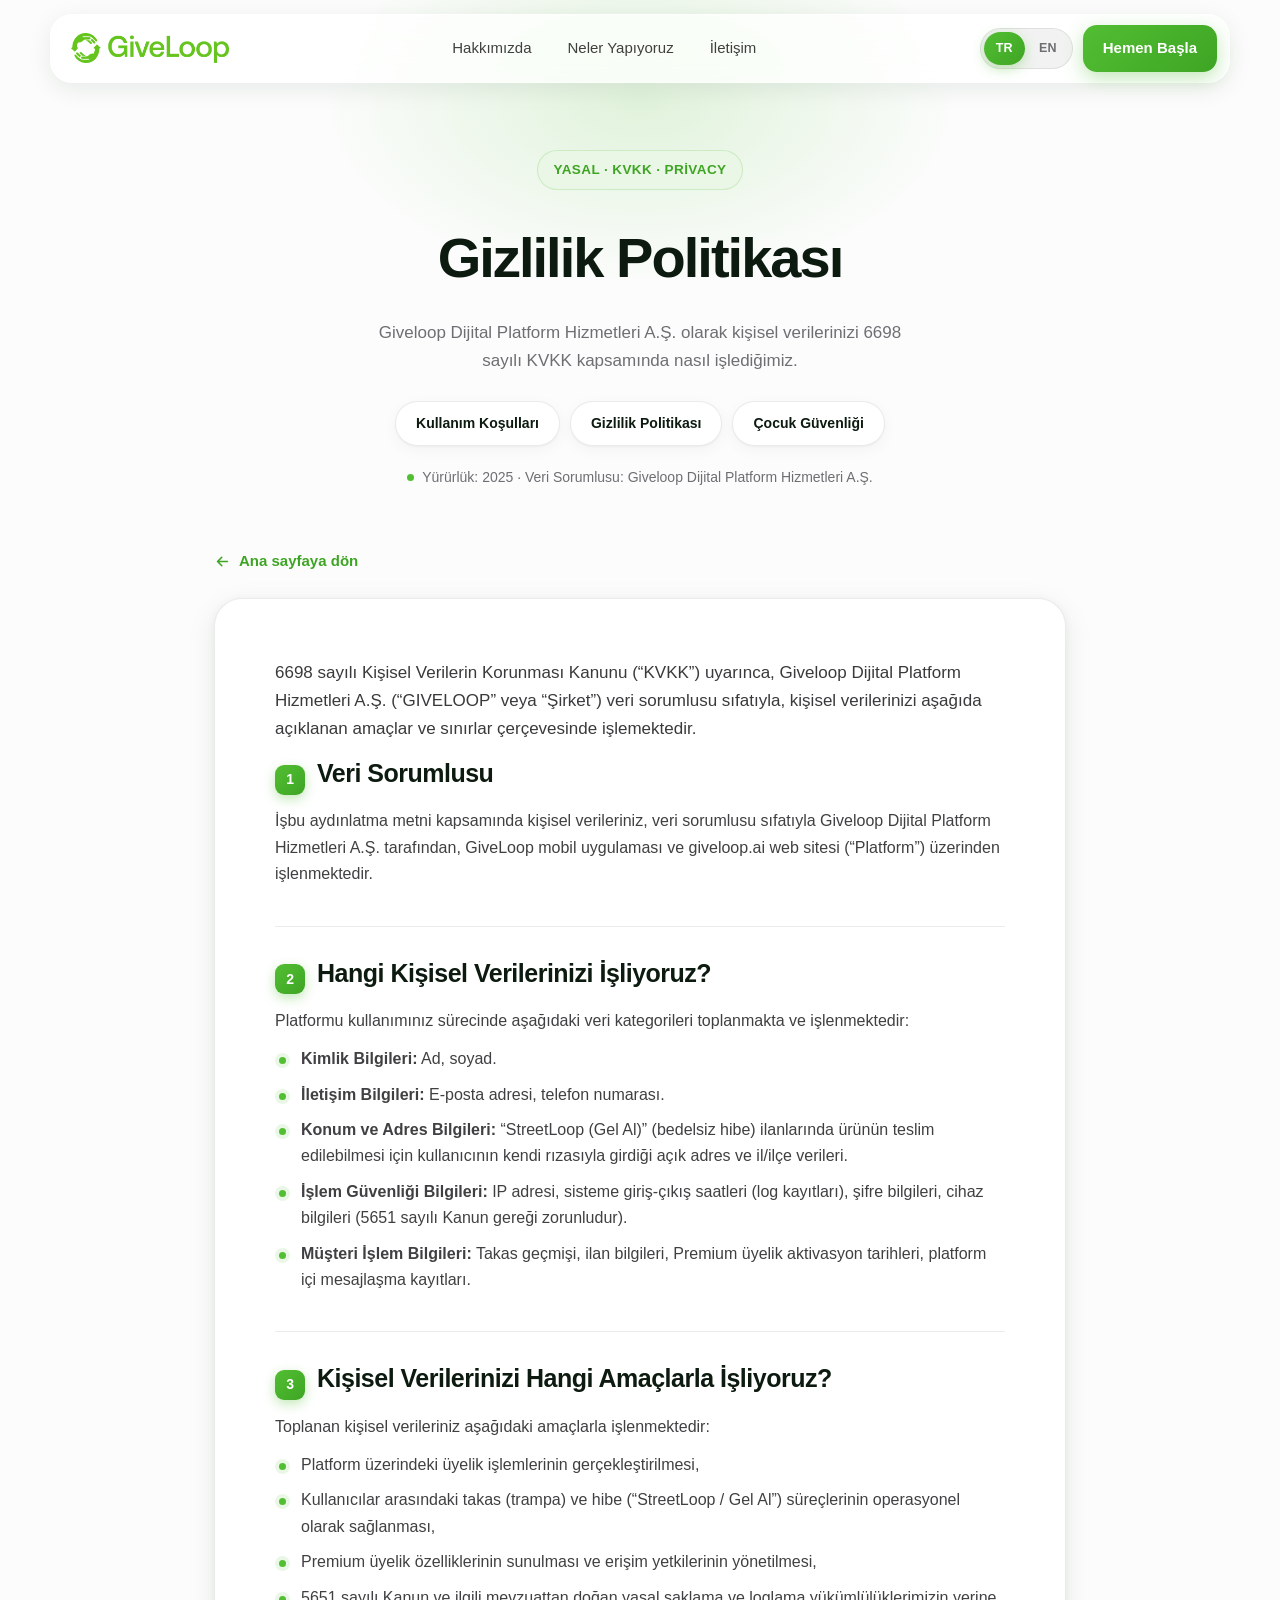
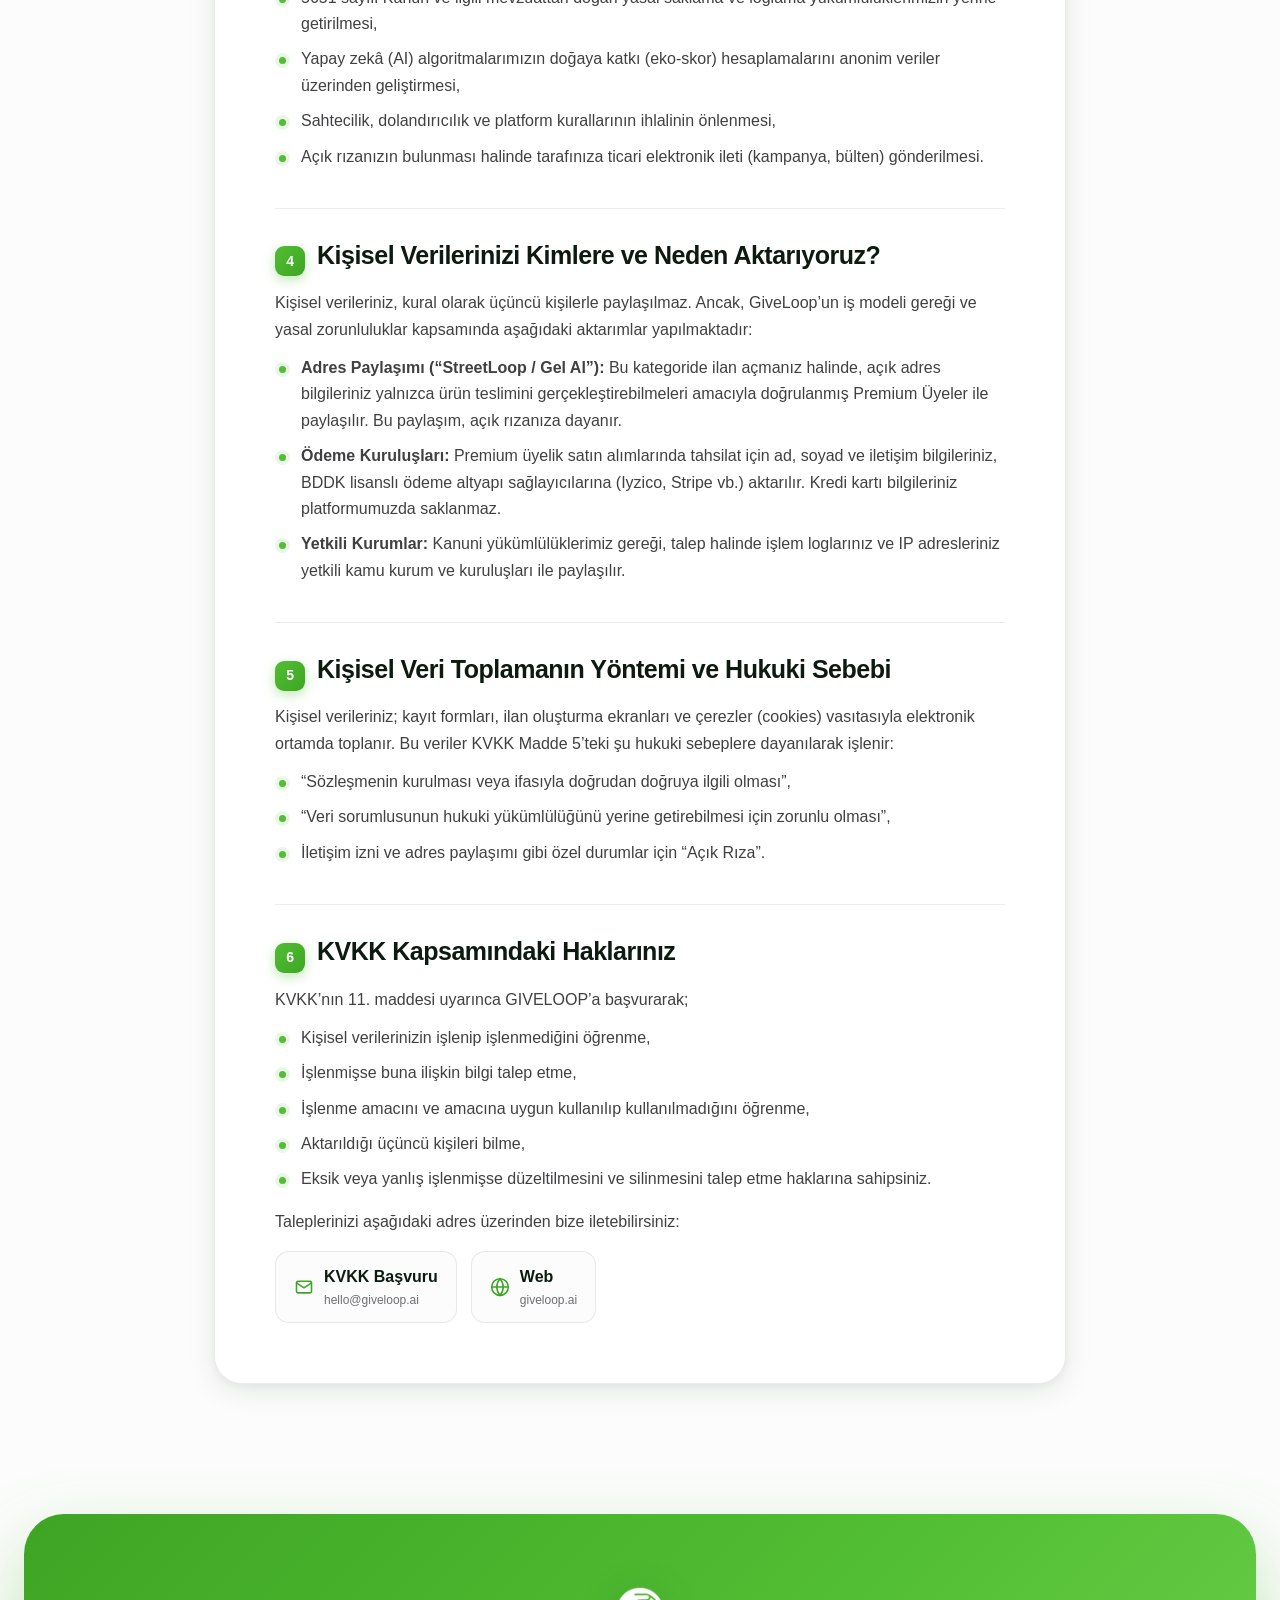
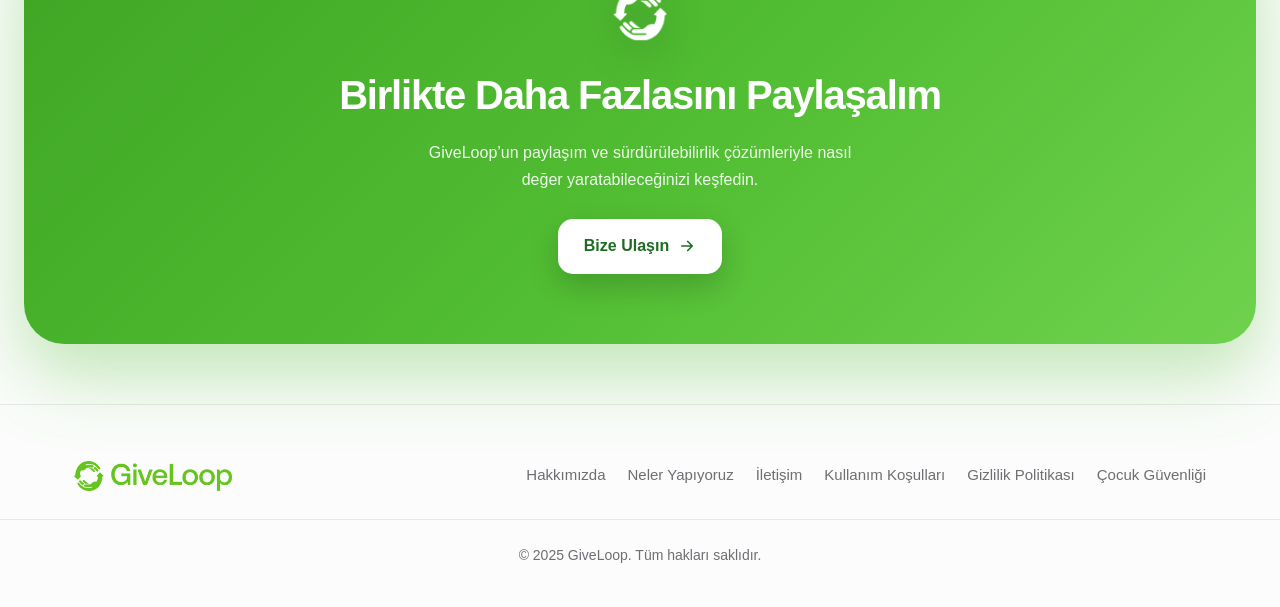
<file: privacy-policy/index.html>
<!DOCTYPE html>
<html lang="tr" data-lang="tr">
<head>
<meta charset="UTF-8" />
<meta name="viewport" content="width=device-width, initial-scale=1.0" />
<title>Gizlilik Politikası — GiveLoop</title>
<meta name="description" content="GiveLoop Gizlilik Politikası — TR / EN." />
<link rel="icon" href="../assets/WsrcK1nD1e8U5Kc7PY4TaCACsAE.png" />
<link rel="stylesheet" href="../legal.css" />
<script>(function(){try{var l=localStorage.getItem('gl_lang');if(l!=='en'&&l!=='tr')l='tr';document.documentElement.setAttribute('data-lang',l);document.documentElement.setAttribute('lang',l);}catch(e){}})();</script>
</head>
<body>

<nav class="nav">
  <div class="nav-inner">
    <a href="../" class="brand"><img src="../assets/F4kCghtj96X1tTt0qWWeKopEoYI.png" alt="GiveLoop" /></a>
    <div class="nav-links">
      <a href="../#hakkimizda"><span lang="tr">Hakkımızda</span><span lang="en">About</span></a>
      <a href="../#neler"><span lang="tr">Neler Yapıyoruz</span><span lang="en">What We Do</span></a>
      <a href="../#iletisim"><span lang="tr">İletişim</span><span lang="en">Contact</span></a>
    </div>
    <div style="display:flex;align-items:center;gap:10px">
      <div class="lang-switch" role="group" aria-label="Dil / Language">
        <button type="button" data-setlang="tr">TR</button>
        <button type="button" data-setlang="en">EN</button>
      </div>
      <a href="../#iletisim" class="nav-cta"><span lang="tr">Hemen Başla</span><span lang="en">Get Started</span></a>
    </div>
  </div>
</nav>

<header class="legal-hero">
  <div class="wrap">
    <div lang="tr">
      <div class="legal-badge">Yasal · KVKK · Privacy</div>
      <h1>Gizlilik Politikası</h1>
      <p class="sub">Giveloop Dijital Platform Hizmetleri A.Ş. olarak kişisel verilerinizi 6698 sayılı KVKK kapsamında nasıl işlediğimiz.</p>
      <nav class="legal-toc" aria-label="Sözleşmeler">
        <a href="../terms-of-use/">Kullanım Koşulları</a>
        <a href="../privacy-policy/" class="active" aria-current="page">Gizlilik Politikası</a>
        <a href="../child-safety/">Çocuk Güvenliği</a>
      </nav>
      <div class="updated">Yürürlük: 2025 · Veri Sorumlusu: Giveloop Dijital Platform Hizmetleri A.Ş.</div>
    </div>
    <div lang="en">
      <div class="legal-badge">Legal · KVKK · Privacy</div>
      <h1>Privacy Policy</h1>
      <p class="sub">How Giveloop Dijital Platform Hizmetleri A.Ş. processes your personal data under Law No. 6698 (KVKK).</p>
      <nav class="legal-toc" aria-label="Agreements">
        <a href="../terms-of-use/">Terms of Use</a>
        <a href="../privacy-policy/" class="active" aria-current="page">Privacy Policy</a>
        <a href="../child-safety/">Child Safety</a>
      </nav>
      <div class="updated">Effective: 2025 · Data Controller: Giveloop Dijital Platform Hizmetleri A.Ş.</div>
    </div>
  </div>
</header>

<main class="legal-body">
  <div class="wrap">
    <a href="../" class="back-link"><svg viewBox="0 0 24 24" fill="none" stroke="currentColor" stroke-width="2.2" stroke-linecap="round" stroke-linejoin="round"><path d="M19 12H5M11 18l-6-6 6-6"/></svg><span lang="tr"> Ana sayfaya dön</span><span lang="en"> Back to home</span></a>
    <div class="legal-card" lang="tr">
        <p class="intro">6698 sayılı Kişisel Verilerin Korunması Kanunu (“KVKK”) uyarınca, Giveloop Dijital Platform Hizmetleri A.Ş. (“GIVELOOP” veya “Şirket”) veri sorumlusu sıfatıyla, kişisel verilerinizi aşağıda açıklanan amaçlar ve sınırlar çerçevesinde işlemektedir.</p>

        <h2><span class="idx">1</span> Veri Sorumlusu</h2>
        <p>İşbu aydınlatma metni kapsamında kişisel verileriniz, veri sorumlusu sıfatıyla Giveloop Dijital Platform Hizmetleri A.Ş. tarafından, GiveLoop mobil uygulaması ve giveloop.ai web sitesi (“Platform”) üzerinden işlenmektedir.</p>

        <h2><span class="idx">2</span> Hangi Kişisel Verilerinizi İşliyoruz?</h2>
        <p>Platformu kullanımınız sürecinde aşağıdaki veri kategorileri toplanmakta ve işlenmektedir:</p>
        <ul>
          <li><b>Kimlik Bilgileri:</b> Ad, soyad.</li>
          <li><b>İletişim Bilgileri:</b> E-posta adresi, telefon numarası.</li>
          <li><b>Konum ve Adres Bilgileri:</b> “StreetLoop (Gel Al)” (bedelsiz hibe) ilanlarında ürünün teslim edilebilmesi için kullanıcının kendi rızasıyla girdiği açık adres ve il/ilçe verileri.</li>
          <li><b>İşlem Güvenliği Bilgileri:</b> IP adresi, sisteme giriş-çıkış saatleri (log kayıtları), şifre bilgileri, cihaz bilgileri (5651 sayılı Kanun gereği zorunludur).</li>
          <li><b>Müşteri İşlem Bilgileri:</b> Takas geçmişi, ilan bilgileri, Premium üyelik aktivasyon tarihleri, platform içi mesajlaşma kayıtları.</li>
        </ul>

        <h2><span class="idx">3</span> Kişisel Verilerinizi Hangi Amaçlarla İşliyoruz?</h2>
        <p>Toplanan kişisel verileriniz aşağıdaki amaçlarla işlenmektedir:</p>
        <ul>
          <li>Platform üzerindeki üyelik işlemlerinin gerçekleştirilmesi,</li>
          <li>Kullanıcılar arasındaki takas (trampa) ve hibe (“StreetLoop / Gel Al”) süreçlerinin operasyonel olarak sağlanması,</li>
          <li>Premium üyelik özelliklerinin sunulması ve erişim yetkilerinin yönetilmesi,</li>
          <li>5651 sayılı Kanun ve ilgili mevzuattan doğan yasal saklama ve loglama yükümlülüklerimizin yerine getirilmesi,</li>
          <li>Yapay zekâ (AI) algoritmalarımızın doğaya katkı (eko-skor) hesaplamalarını anonim veriler üzerinden geliştirmesi,</li>
          <li>Sahtecilik, dolandırıcılık ve platform kurallarının ihlalinin önlenmesi,</li>
          <li>Açık rızanızın bulunması halinde tarafınıza ticari elektronik ileti (kampanya, bülten) gönderilmesi.</li>
        </ul>

        <h2><span class="idx">4</span> Kişisel Verilerinizi Kimlere ve Neden Aktarıyoruz?</h2>
        <p>Kişisel verileriniz, kural olarak üçüncü kişilerle paylaşılmaz. Ancak, GiveLoop’un iş modeli gereği ve yasal zorunluluklar kapsamında aşağıdaki aktarımlar yapılmaktadır:</p>
        <ul>
          <li><b>Adres Paylaşımı (“StreetLoop / Gel Al”):</b> Bu kategoride ilan açmanız halinde, açık adres bilgileriniz yalnızca ürün teslimini gerçekleştirebilmeleri amacıyla doğrulanmış Premium Üyeler ile paylaşılır. Bu paylaşım, açık rızanıza dayanır.</li>
          <li><b>Ödeme Kuruluşları:</b> Premium üyelik satın alımlarında tahsilat için ad, soyad ve iletişim bilgileriniz, BDDK lisanslı ödeme altyapı sağlayıcılarına (Iyzico, Stripe vb.) aktarılır. Kredi kartı bilgileriniz platformumuzda saklanmaz.</li>
          <li><b>Yetkili Kurumlar:</b> Kanuni yükümlülüklerimiz gereği, talep halinde işlem loglarınız ve IP adresleriniz yetkili kamu kurum ve kuruluşları ile paylaşılır.</li>
        </ul>

        <h2><span class="idx">5</span> Kişisel Veri Toplamanın Yöntemi ve Hukuki Sebebi</h2>
        <p>Kişisel verileriniz; kayıt formları, ilan oluşturma ekranları ve çerezler (cookies) vasıtasıyla elektronik ortamda toplanır. Bu veriler KVKK Madde 5’teki şu hukuki sebeplere dayanılarak işlenir:</p>
        <ul>
          <li>“Sözleşmenin kurulması veya ifasıyla doğrudan doğruya ilgili olması”,</li>
          <li>“Veri sorumlusunun hukuki yükümlülüğünü yerine getirebilmesi için zorunlu olması”,</li>
          <li>İletişim izni ve adres paylaşımı gibi özel durumlar için “Açık Rıza”.</li>
        </ul>

        <h2><span class="idx">6</span> KVKK Kapsamındaki Haklarınız</h2>
        <p>KVKK’nın 11. maddesi uyarınca GIVELOOP’a başvurarak;</p>
        <ul>
          <li>Kişisel verilerinizin işlenip işlenmediğini öğrenme,</li>
          <li>İşlenmişse buna ilişkin bilgi talep etme,</li>
          <li>İşlenme amacını ve amacına uygun kullanılıp kullanılmadığını öğrenme,</li>
          <li>Aktarıldığı üçüncü kişileri bilme,</li>
          <li>Eksik veya yanlış işlenmişse düzeltilmesini ve silinmesini talep etme haklarına sahipsiniz.</li>
        </ul>
        <p>Taleplerinizi aşağıdaki adres üzerinden bize iletebilirsiniz:</p>
        <div class="contact-box">
          <div class="chip"><svg viewBox="0 0 24 24" fill="none" stroke="currentColor" stroke-width="1.9" stroke-linecap="round" stroke-linejoin="round"><rect x="3" y="5" width="18" height="14" rx="2"/><path d="m3 7 9 6 9-6"/></svg><div>KVKK Başvuru<small>hello@giveloop.ai</small></div></div>
          <div class="chip"><svg viewBox="0 0 24 24" fill="none" stroke="currentColor" stroke-width="1.9" stroke-linecap="round" stroke-linejoin="round"><circle cx="12" cy="12" r="10"/><path d="M2 12h20M12 2a15 15 0 0 1 0 20 15 15 0 0 1 0-20z"/></svg><div>Web<small>giveloop.ai</small></div></div>
        </div>
      </div>
    <div class="legal-card" lang="en">
        <p class="intro">Under Law No. 6698 on the Protection of Personal Data (“KVKK”), Giveloop Dijital Platform Hizmetleri A.Ş. (“GIVELOOP” or the “Company”), acting as data controller, processes your personal data within the purposes and limits described below.</p>

        <h2><span class="idx">1</span> Data Controller</h2>
        <p>Within the scope of this notice, your personal data is processed by Giveloop Dijital Platform Hizmetleri A.Ş., as data controller, through the GiveLoop mobile app and the giveloop.ai website (the “Platform”).</p>

        <h2><span class="idx">2</span> Which Personal Data Do We Process?</h2>
        <p>During your use of the Platform, the following categories of data are collected and processed:</p>
        <ul>
          <li><b>Identity Data:</b> First name, last name.</li>
          <li><b>Contact Data:</b> Email address, phone number.</li>
          <li><b>Location and Address Data:</b> The open address and city/district data you enter with your own consent for delivery in “StreetLoop (Pick Up)” free-donation listings.</li>
          <li><b>Transaction Security Data:</b> IP address, login/logout times (logs), password data, device data (mandatory under Law No. 5651).</li>
          <li><b>Customer Transaction Data:</b> Swap history, listing information, Premium activation dates, in-platform messaging records.</li>
        </ul>

        <h2><span class="idx">3</span> For Which Purposes Do We Process Your Data?</h2>
        <p>Your collected personal data is processed for the following purposes:</p>
        <ul>
          <li>Carrying out membership operations on the Platform,</li>
          <li>Operationally enabling swap and donation (“StreetLoop / Pick Up”) processes between users,</li>
          <li>Providing Premium features and managing access permissions,</li>
          <li>Fulfilling our legal retention and logging obligations under Law No. 5651 and related legislation,</li>
          <li>Improving our AI algorithms’ eco-score calculations over anonymized data,</li>
          <li>Preventing fraud and violations of platform rules,</li>
          <li>Sending commercial electronic messages (campaigns, newsletters) where you have given explicit consent.</li>
        </ul>

        <h2><span class="idx">4</span> To Whom and Why Do We Transfer Your Data?</h2>
        <p>As a rule, your personal data is not shared with third parties. However, the following transfers take place as required by GiveLoop’s business model and legal obligations:</p>
        <ul>
          <li><b>Address Sharing (“StreetLoop / Pick Up”):</b> If you create a listing in this category, your open address is shared only with verified Premium Members for the purpose of delivery, based on your explicit consent.</li>
          <li><b>Payment Institutions:</b> For Premium purchases, your name and contact details are transferred to BRSA-licensed payment providers (Iyzico, Stripe, etc.). Your card details are not stored on our platform.</li>
          <li><b>Authorized Bodies:</b> As required by our legal obligations, your transaction logs and IP addresses are shared with authorized public institutions upon request.</li>
        </ul>

        <h2><span class="idx">5</span> Method and Legal Basis of Collection</h2>
        <p>Your personal data is collected electronically via registration forms, listing screens and cookies. It is processed based on the following legal grounds set out in Article 5 of the KVKK:</p>
        <ul>
          <li>“Being directly related to the conclusion or performance of a contract”,</li>
          <li>“Being mandatory for the data controller to fulfil its legal obligation”,</li>
          <li>“Explicit consent” for special cases such as communication permission and address sharing.</li>
        </ul>

        <h2><span class="idx">6</span> Your Rights Under the KVKK</h2>
        <p>Pursuant to Article 11 of the KVKK, by applying to GIVELOOP you have the right to:</p>
        <ul>
          <li>Learn whether your personal data is being processed,</li>
          <li>Request information if it has been processed,</li>
          <li>Learn the purpose of processing and whether it is used accordingly,</li>
          <li>Know the third parties to whom it is transferred,</li>
          <li>Request correction if incomplete or inaccurate, and request erasure.</li>
        </ul>
        <p>You can submit your requests via the address below:</p>
        <div class="contact-box">
          <div class="chip"><svg viewBox="0 0 24 24" fill="none" stroke="currentColor" stroke-width="1.9" stroke-linecap="round" stroke-linejoin="round"><rect x="3" y="5" width="18" height="14" rx="2"/><path d="m3 7 9 6 9-6"/></svg><div>KVKK Requests<small>hello@giveloop.ai</small></div></div>
          <div class="chip"><svg viewBox="0 0 24 24" fill="none" stroke="currentColor" stroke-width="1.9" stroke-linecap="round" stroke-linejoin="round"><circle cx="12" cy="12" r="10"/><path d="M2 12h20M12 2a15 15 0 0 1 0 20 15 15 0 0 1 0-20z"/></svg><div>Web<small>giveloop.ai</small></div></div>
        </div>
      </div>
  </div>
</main>

<section class="cta-band">
  <img class="mark" src="../assets/WsrcK1nD1e8U5Kc7PY4TaCACsAE.png" alt="GiveLoop" />
  <h2><span lang="tr">Birlikte Daha Fazlasını Paylaşalım</span><span lang="en">Let’s Share More, Together</span></h2>
  <p><span lang="tr">GiveLoop’un paylaşım ve sürdürülebilirlik çözümleriyle nasıl değer yaratabileceğinizi keşfedin.</span><span lang="en">Discover how you can create value with GiveLoop’s sharing and sustainability solutions.</span></p>
  <a href="../#iletisim" class="btn btn-white"><span lang="tr">Bize Ulaşın</span><span lang="en">Contact Us</span>
    <svg viewBox="0 0 24 24" fill="none" stroke="currentColor" stroke-width="2.2" stroke-linecap="round" stroke-linejoin="round" width="18" height="18"><path d="M5 12h14M13 6l6 6-6 6"/></svg>
  </a>
</section>

<footer>
  <div class="foot-in">
    <a href="../" class="brand"><img src="../assets/F4kCghtj96X1tTt0qWWeKopEoYI.png" alt="GiveLoop" /></a>
    <div class="foot-links">
      <a href="../#hakkimizda"><span lang="tr">Hakkımızda</span><span lang="en">About</span></a>
      <a href="../#neler"><span lang="tr">Neler Yapıyoruz</span><span lang="en">What We Do</span></a>
      <a href="../#iletisim"><span lang="tr">İletişim</span><span lang="en">Contact</span></a>
      <a lang="tr" href="../terms-of-use/">Kullanım Koşulları</a>
      <a lang="en" href="../terms-of-use/">Terms of Use</a>
      <a lang="tr" href="../privacy-policy/">Gizlilik Politikası</a>
      <a lang="en" href="../privacy-policy/">Privacy Policy</a>
      <a lang="tr" href="../child-safety/">Çocuk Güvenliği</a>
      <a lang="en" href="../child-safety/">Child Safety</a>
    </div>
  </div>
  <div class="foot-copy">© 2025 GiveLoop. <span lang="tr">Tüm hakları saklıdır.</span><span lang="en">All rights reserved.</span></div>
</footer>

<script>
  (function(){
    var root=document.documentElement;
    function apply(l){
      root.setAttribute('data-lang',l);root.setAttribute('lang',l);
      try{localStorage.setItem('gl_lang',l);}catch(e){}
      document.querySelectorAll('.lang-switch button').forEach(function(b){b.classList.toggle('active',b.getAttribute('data-setlang')===l);});
    }
    document.querySelectorAll('.lang-switch button').forEach(function(b){b.addEventListener('click',function(){apply(b.getAttribute('data-setlang'));});});
    apply(root.getAttribute('data-lang')||'tr');
  })();
</script>
</body>
</html>
</file>
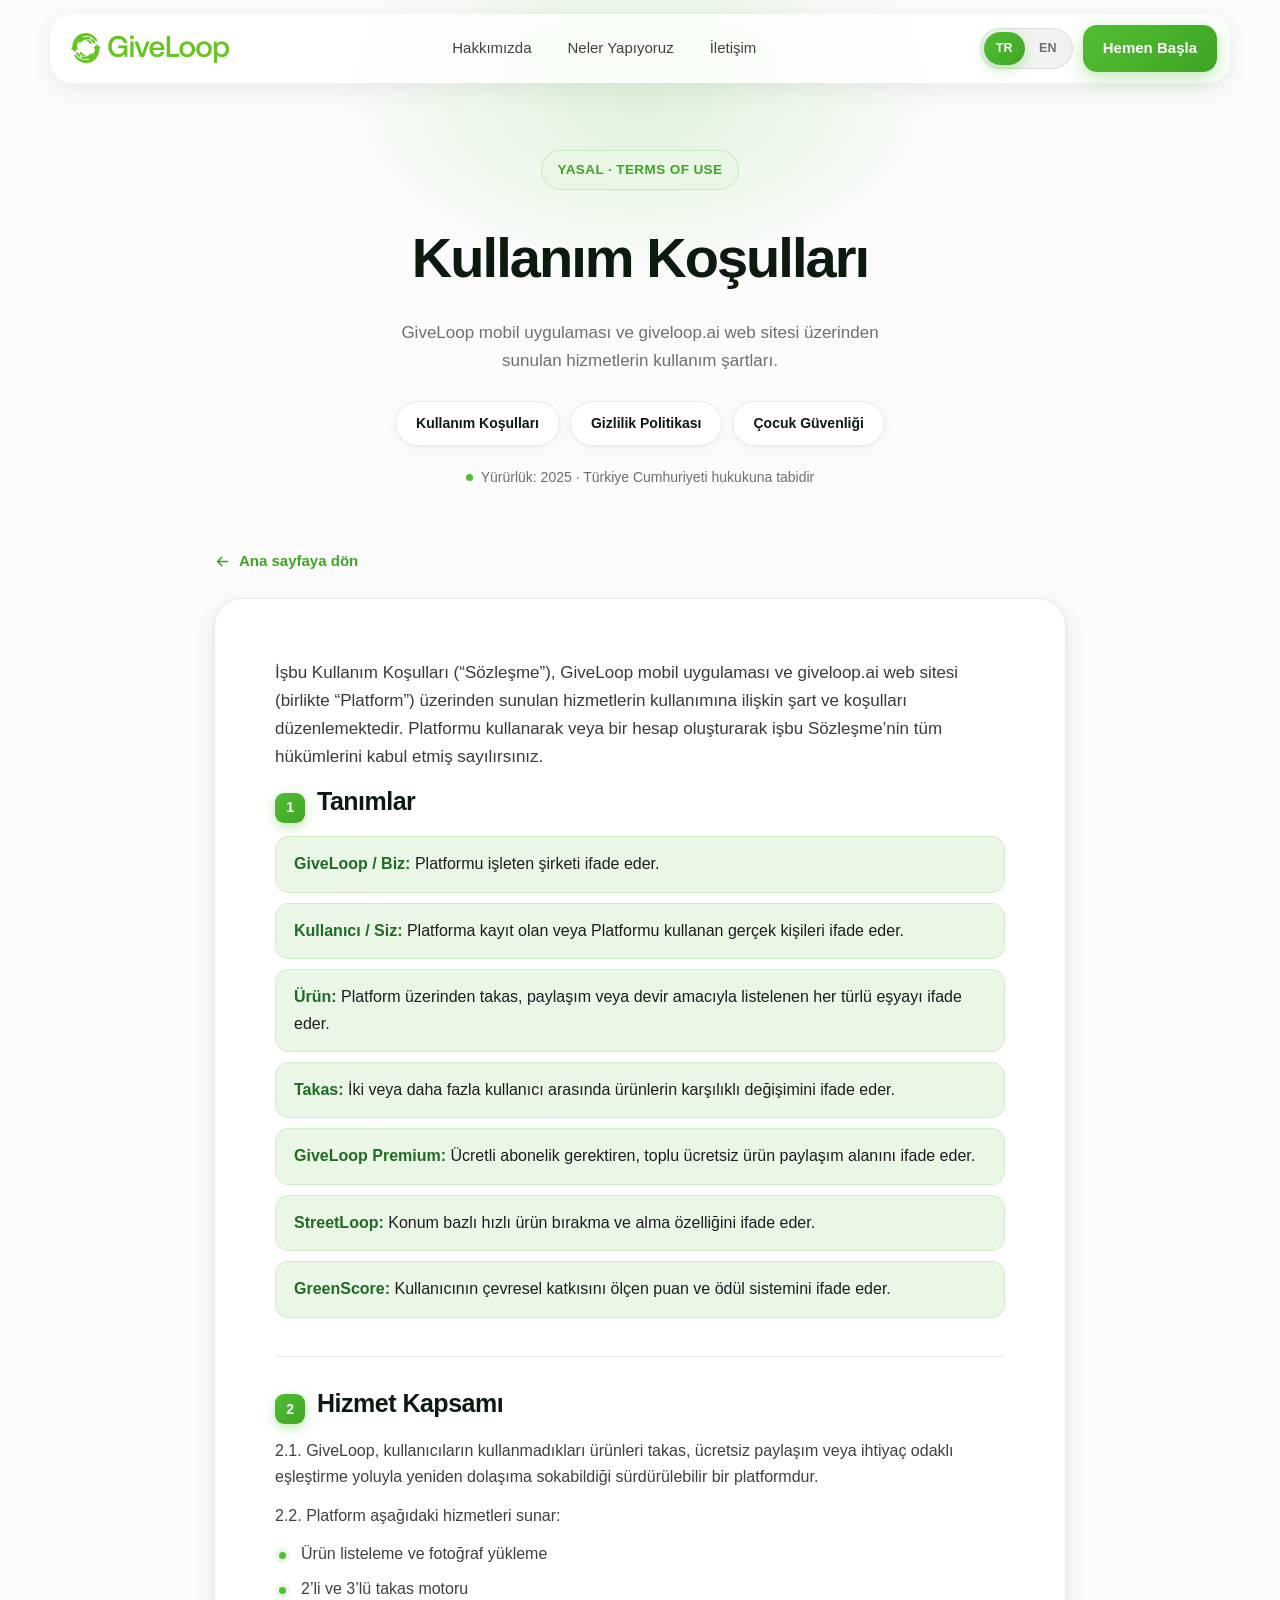
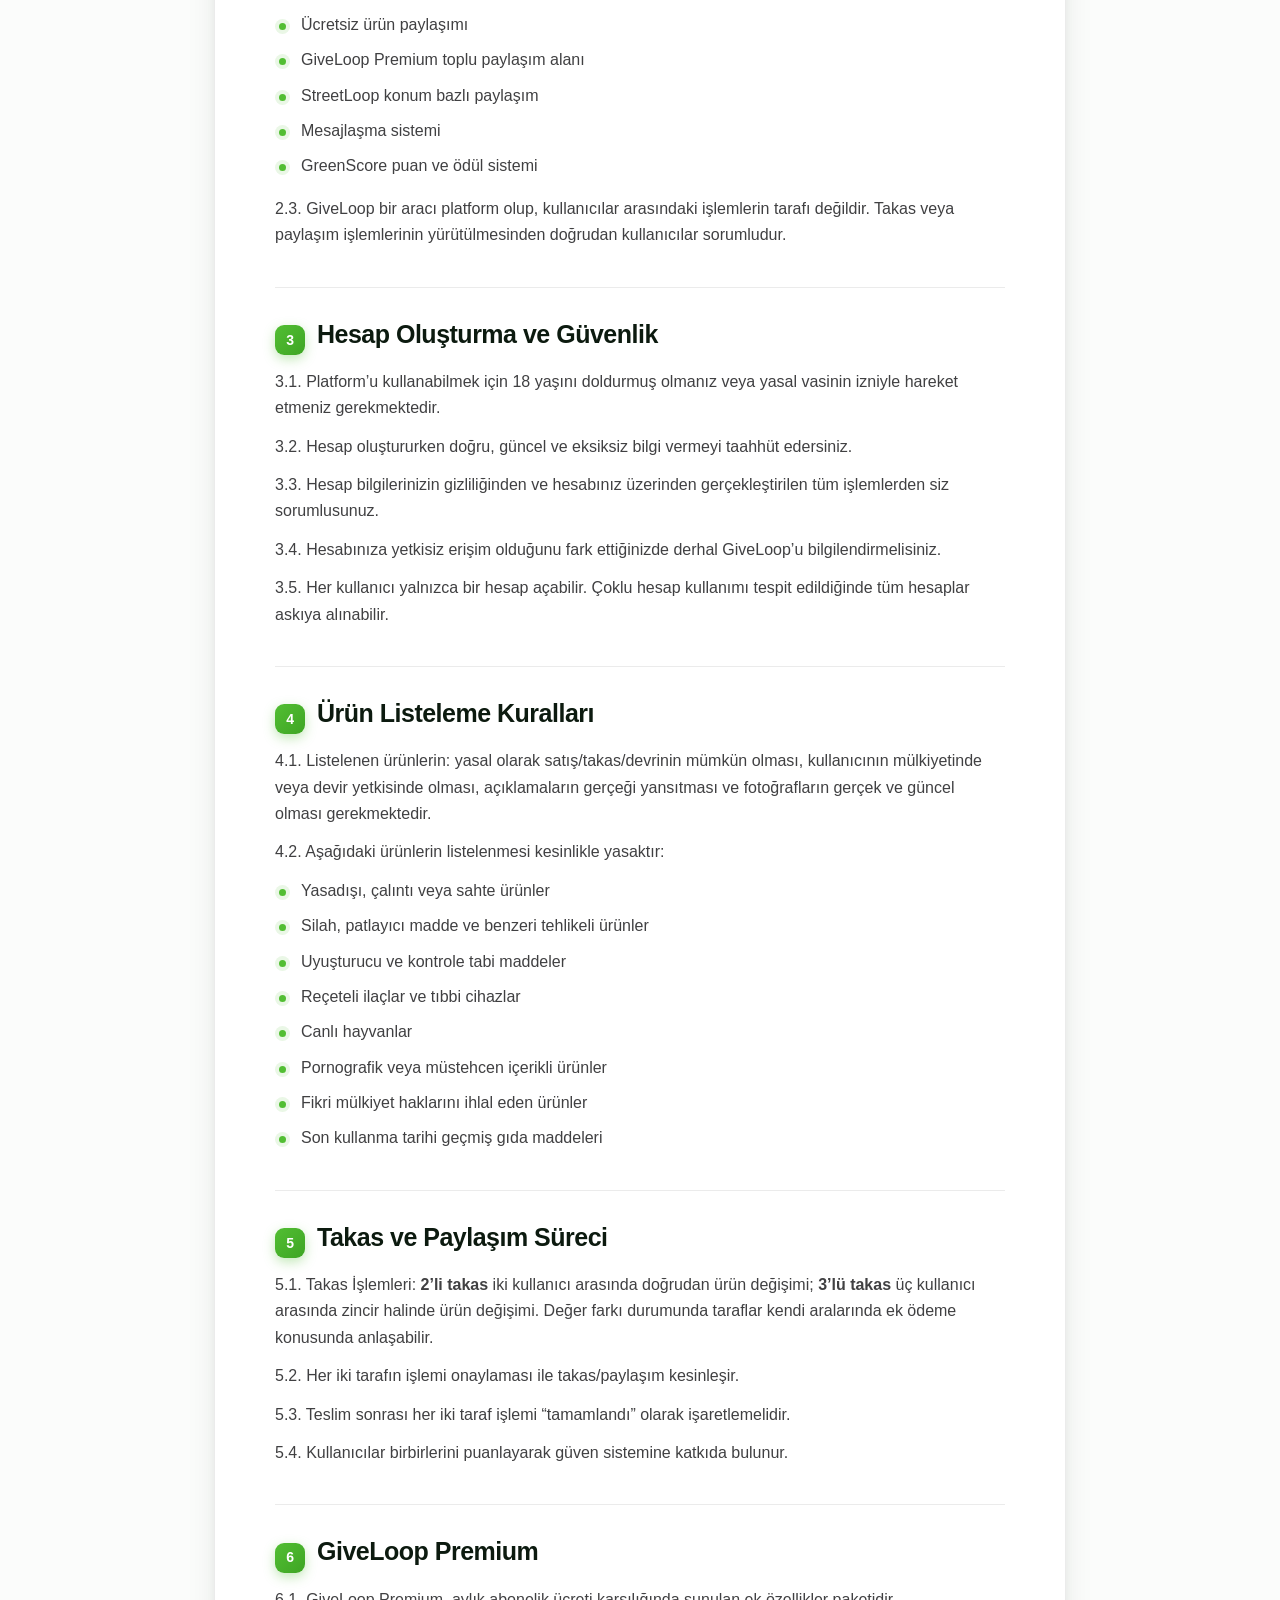
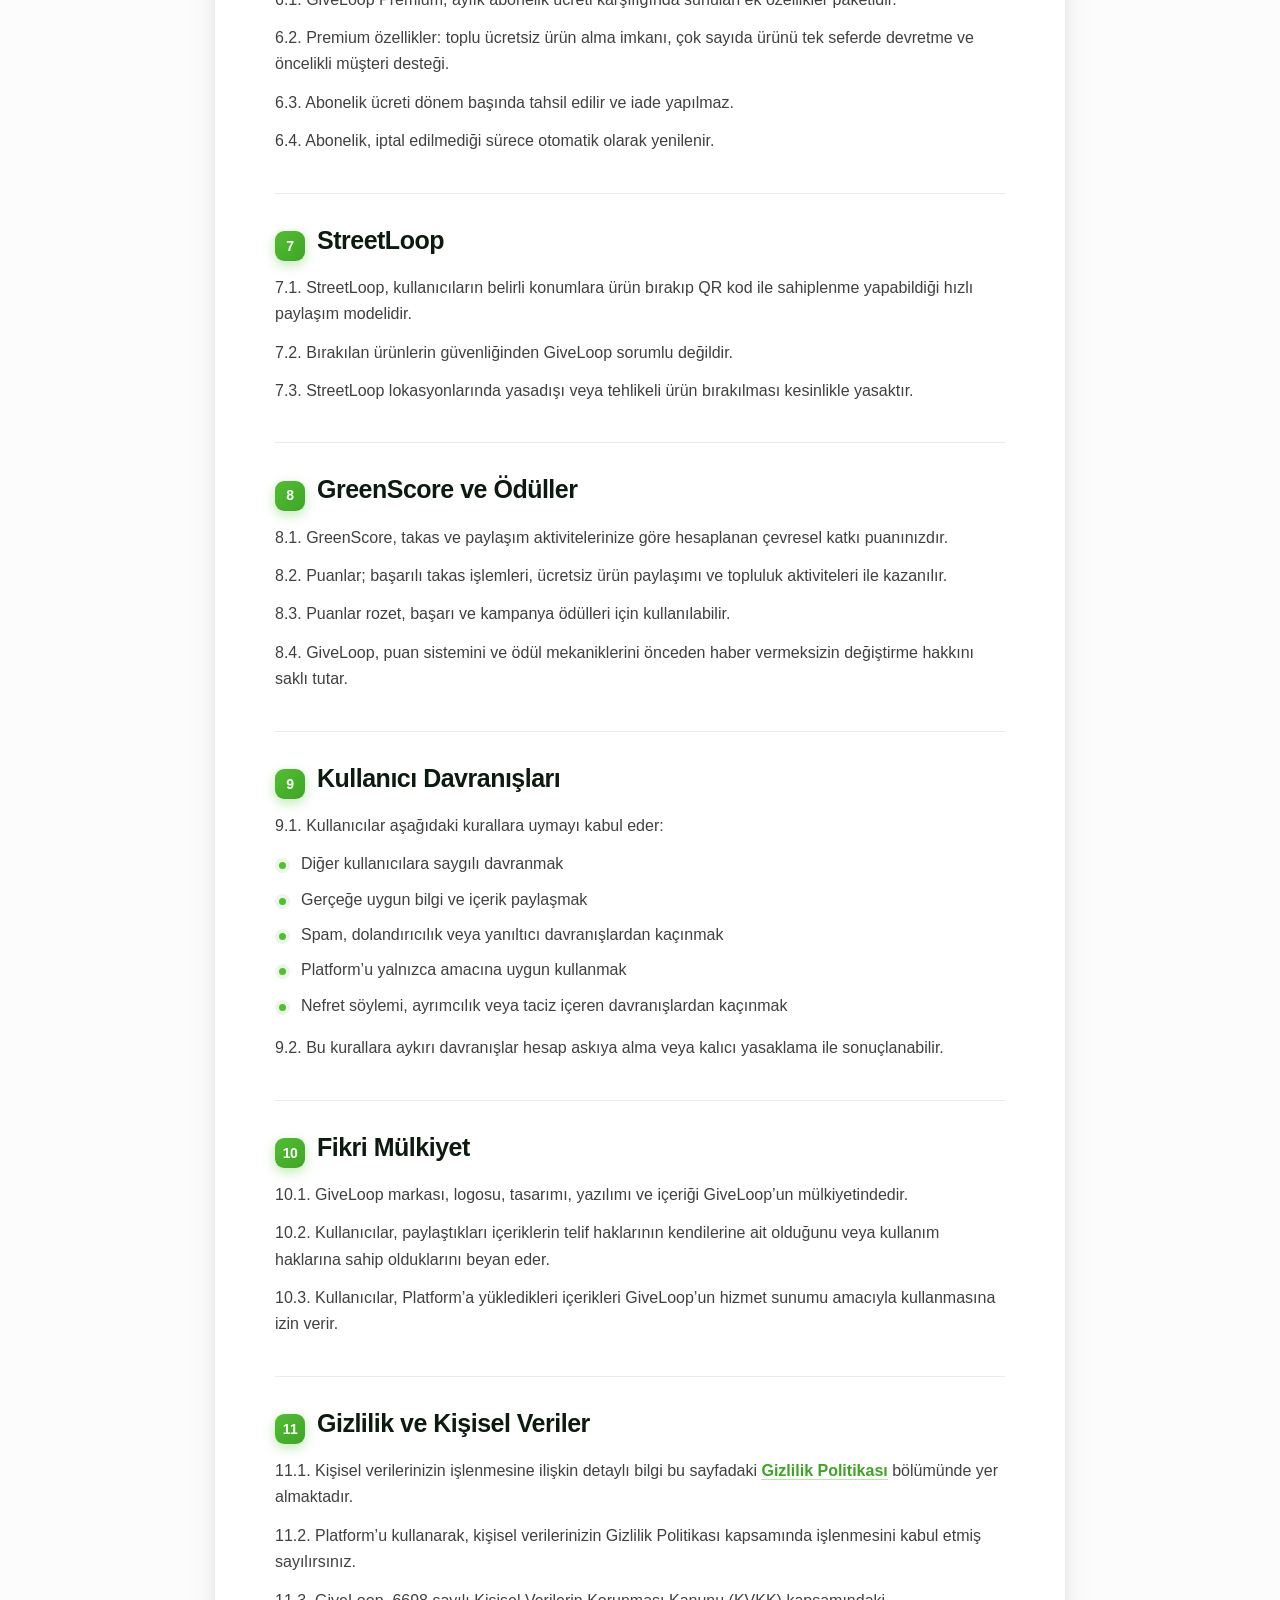
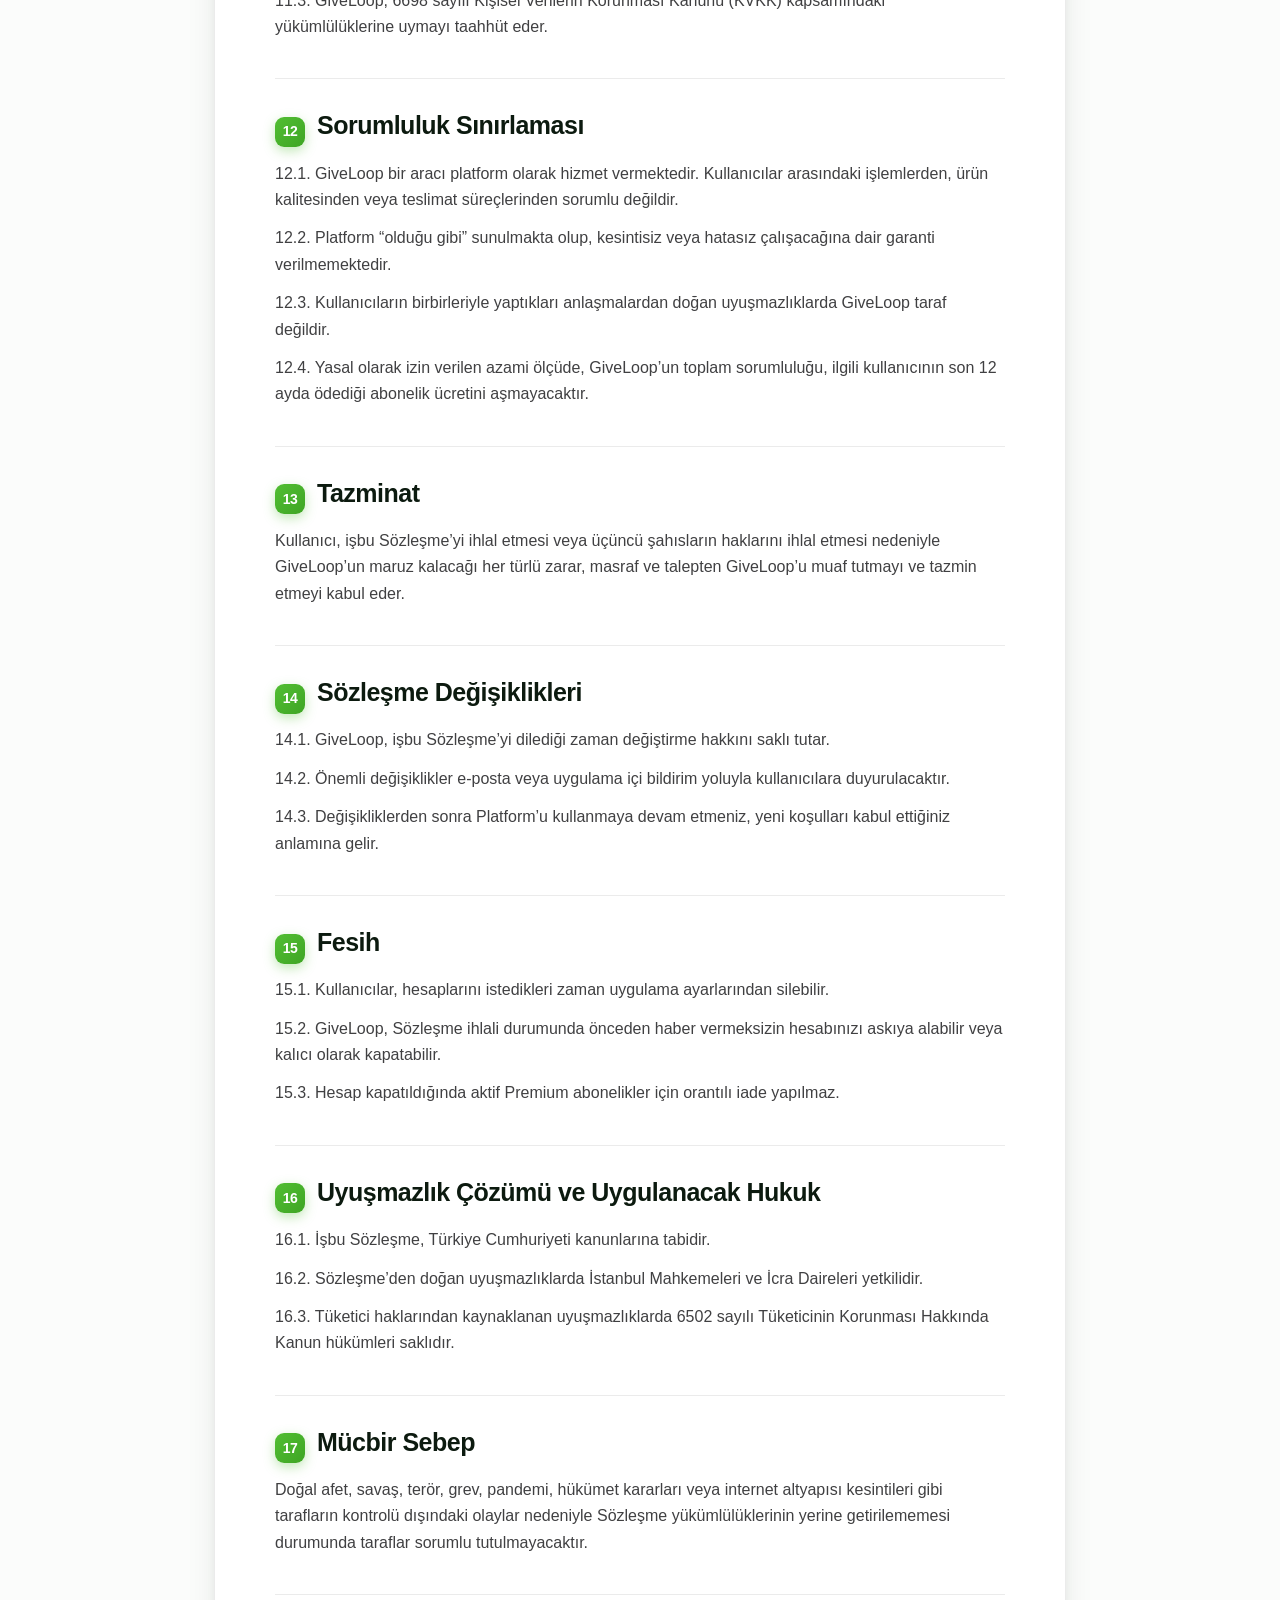
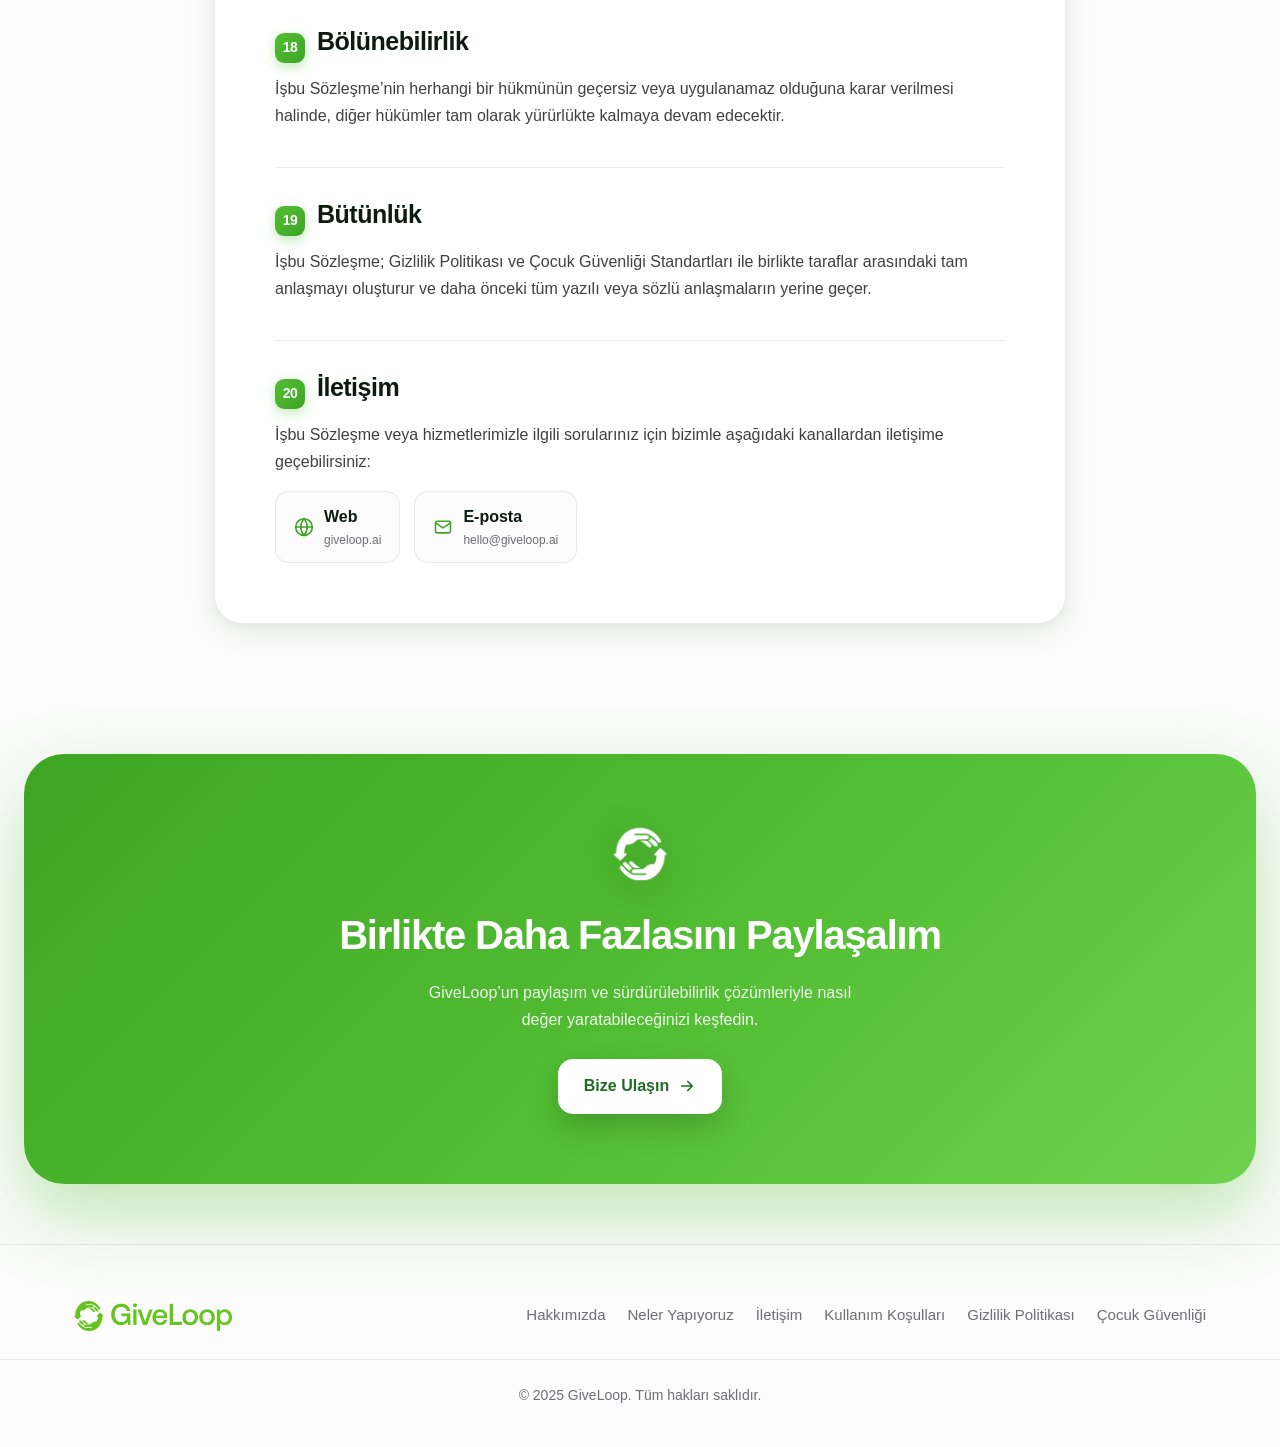
<file: terms-of-use/index.html>
<!DOCTYPE html>
<html lang="tr" data-lang="tr">
<head>
<meta charset="UTF-8" />
<meta name="viewport" content="width=device-width, initial-scale=1.0" />
<title>Kullanım Koşulları — GiveLoop</title>
<meta name="description" content="GiveLoop Kullanım Koşulları — TR / EN." />
<link rel="icon" href="../assets/WsrcK1nD1e8U5Kc7PY4TaCACsAE.png" />
<link rel="stylesheet" href="../legal.css" />
<script>(function(){try{var l=localStorage.getItem('gl_lang');if(l!=='en'&&l!=='tr')l='tr';document.documentElement.setAttribute('data-lang',l);document.documentElement.setAttribute('lang',l);}catch(e){}})();</script>
</head>
<body>

<nav class="nav">
  <div class="nav-inner">
    <a href="../" class="brand"><img src="../assets/F4kCghtj96X1tTt0qWWeKopEoYI.png" alt="GiveLoop" /></a>
    <div class="nav-links">
      <a href="../#hakkimizda"><span lang="tr">Hakkımızda</span><span lang="en">About</span></a>
      <a href="../#neler"><span lang="tr">Neler Yapıyoruz</span><span lang="en">What We Do</span></a>
      <a href="../#iletisim"><span lang="tr">İletişim</span><span lang="en">Contact</span></a>
    </div>
    <div style="display:flex;align-items:center;gap:10px">
      <div class="lang-switch" role="group" aria-label="Dil / Language">
        <button type="button" data-setlang="tr">TR</button>
        <button type="button" data-setlang="en">EN</button>
      </div>
      <a href="../#iletisim" class="nav-cta"><span lang="tr">Hemen Başla</span><span lang="en">Get Started</span></a>
    </div>
  </div>
</nav>

<header class="legal-hero">
  <div class="wrap">
    <div lang="tr">
      <div class="legal-badge">Yasal · Terms of Use</div>
      <h1>Kullanım Koşulları</h1>
      <p class="sub">GiveLoop mobil uygulaması ve giveloop.ai web sitesi üzerinden sunulan hizmetlerin kullanım şartları.</p>
      <nav class="legal-toc" aria-label="Sözleşmeler">
        <a href="../terms-of-use/" class="active" aria-current="page">Kullanım Koşulları</a>
        <a href="../privacy-policy/">Gizlilik Politikası</a>
        <a href="../child-safety/">Çocuk Güvenliği</a>
      </nav>
      <div class="updated">Yürürlük: 2025 · Türkiye Cumhuriyeti hukukuna tabidir</div>
    </div>
    <div lang="en">
      <div class="legal-badge">Legal · Terms of Use</div>
      <h1>Terms of Use</h1>
      <p class="sub">Terms governing the services provided through the GiveLoop mobile app and the giveloop.ai website.</p>
      <nav class="legal-toc" aria-label="Agreements">
        <a href="../terms-of-use/" class="active" aria-current="page">Terms of Use</a>
        <a href="../privacy-policy/">Privacy Policy</a>
        <a href="../child-safety/">Child Safety</a>
      </nav>
      <div class="updated">Effective: 2025 · Governed by the laws of the Republic of Türkiye</div>
    </div>
  </div>
</header>

<main class="legal-body">
  <div class="wrap">
    <a href="../" class="back-link"><svg viewBox="0 0 24 24" fill="none" stroke="currentColor" stroke-width="2.2" stroke-linecap="round" stroke-linejoin="round"><path d="M19 12H5M11 18l-6-6 6-6"/></svg><span lang="tr"> Ana sayfaya dön</span><span lang="en"> Back to home</span></a>
    <div class="legal-card" lang="tr">
        <p class="intro">İşbu Kullanım Koşulları (“Sözleşme”), GiveLoop mobil uygulaması ve giveloop.ai web sitesi (birlikte “Platform”) üzerinden sunulan hizmetlerin kullanımına ilişkin şart ve koşulları düzenlemektedir. Platformu kullanarak veya bir hesap oluşturarak işbu Sözleşme’nin tüm hükümlerini kabul etmiş sayılırsınız.</p>

        <h2><span class="idx">1</span> Tanımlar</h2>
        <div class="def"><b>GiveLoop / Biz:</b> Platformu işleten şirketi ifade eder.</div>
        <div class="def"><b>Kullanıcı / Siz:</b> Platforma kayıt olan veya Platformu kullanan gerçek kişileri ifade eder.</div>
        <div class="def"><b>Ürün:</b> Platform üzerinden takas, paylaşım veya devir amacıyla listelenen her türlü eşyayı ifade eder.</div>
        <div class="def"><b>Takas:</b> İki veya daha fazla kullanıcı arasında ürünlerin karşılıklı değişimini ifade eder.</div>
        <div class="def"><b>GiveLoop Premium:</b> Ücretli abonelik gerektiren, toplu ücretsiz ürün paylaşım alanını ifade eder.</div>
        <div class="def"><b>StreetLoop:</b> Konum bazlı hızlı ürün bırakma ve alma özelliğini ifade eder.</div>
        <div class="def"><b>GreenScore:</b> Kullanıcının çevresel katkısını ölçen puan ve ödül sistemini ifade eder.</div>

        <h2><span class="idx">2</span> Hizmet Kapsamı</h2>
        <p>2.1. GiveLoop, kullanıcıların kullanmadıkları ürünleri takas, ücretsiz paylaşım veya ihtiyaç odaklı eşleştirme yoluyla yeniden dolaşıma sokabildiği sürdürülebilir bir platformdur.</p>
        <p>2.2. Platform aşağıdaki hizmetleri sunar:</p>
        <ul>
          <li>Ürün listeleme ve fotoğraf yükleme</li>
          <li>2’li ve 3’lü takas motoru</li>
          <li>Ücretsiz ürün paylaşımı</li>
          <li>GiveLoop Premium toplu paylaşım alanı</li>
          <li>StreetLoop konum bazlı paylaşım</li>
          <li>Mesajlaşma sistemi</li>
          <li>GreenScore puan ve ödül sistemi</li>
        </ul>
        <p>2.3. GiveLoop bir aracı platform olup, kullanıcılar arasındaki işlemlerin tarafı değildir. Takas veya paylaşım işlemlerinin yürütülmesinden doğrudan kullanıcılar sorumludur.</p>

        <h2><span class="idx">3</span> Hesap Oluşturma ve Güvenlik</h2>
        <p>3.1. Platform’u kullanabilmek için 18 yaşını doldurmuş olmanız veya yasal vasinin izniyle hareket etmeniz gerekmektedir.</p>
        <p>3.2. Hesap oluştururken doğru, güncel ve eksiksiz bilgi vermeyi taahhüt edersiniz.</p>
        <p>3.3. Hesap bilgilerinizin gizliliğinden ve hesabınız üzerinden gerçekleştirilen tüm işlemlerden siz sorumlusunuz.</p>
        <p>3.4. Hesabınıza yetkisiz erişim olduğunu fark ettiğinizde derhal GiveLoop’u bilgilendirmelisiniz.</p>
        <p>3.5. Her kullanıcı yalnızca bir hesap açabilir. Çoklu hesap kullanımı tespit edildiğinde tüm hesaplar askıya alınabilir.</p>

        <h2><span class="idx">4</span> Ürün Listeleme Kuralları</h2>
        <p>4.1. Listelenen ürünlerin: yasal olarak satış/takas/devrinin mümkün olması, kullanıcının mülkiyetinde veya devir yetkisinde olması, açıklamaların gerçeği yansıtması ve fotoğrafların gerçek ve güncel olması gerekmektedir.</p>
        <p>4.2. Aşağıdaki ürünlerin listelenmesi kesinlikle yasaktır:</p>
        <ul>
          <li>Yasadışı, çalıntı veya sahte ürünler</li>
          <li>Silah, patlayıcı madde ve benzeri tehlikeli ürünler</li>
          <li>Uyuşturucu ve kontrole tabi maddeler</li>
          <li>Reçeteli ilaçlar ve tıbbi cihazlar</li>
          <li>Canlı hayvanlar</li>
          <li>Pornografik veya müstehcen içerikli ürünler</li>
          <li>Fikri mülkiyet haklarını ihlal eden ürünler</li>
          <li>Son kullanma tarihi geçmiş gıda maddeleri</li>
        </ul>

        <h2><span class="idx">5</span> Takas ve Paylaşım Süreci</h2>
        <p>5.1. Takas İşlemleri: <b>2’li takas</b> iki kullanıcı arasında doğrudan ürün değişimi; <b>3’lü takas</b> üç kullanıcı arasında zincir halinde ürün değişimi. Değer farkı durumunda taraflar kendi aralarında ek ödeme konusunda anlaşabilir.</p>
        <p>5.2. Her iki tarafın işlemi onaylaması ile takas/paylaşım kesinleşir.</p>
        <p>5.3. Teslim sonrası her iki taraf işlemi “tamamlandı” olarak işaretlemelidir.</p>
        <p>5.4. Kullanıcılar birbirlerini puanlayarak güven sistemine katkıda bulunur.</p>

        <h2><span class="idx">6</span> GiveLoop Premium</h2>
        <p>6.1. GiveLoop Premium, aylık abonelik ücreti karşılığında sunulan ek özellikler paketidir.</p>
        <p>6.2. Premium özellikler: toplu ücretsiz ürün alma imkanı, çok sayıda ürünü tek seferde devretme ve öncelikli müşteri desteği.</p>
        <p>6.3. Abonelik ücreti dönem başında tahsil edilir ve iade yapılmaz.</p>
        <p>6.4. Abonelik, iptal edilmediği sürece otomatik olarak yenilenir.</p>

        <h2><span class="idx">7</span> StreetLoop</h2>
        <p>7.1. StreetLoop, kullanıcıların belirli konumlara ürün bırakıp QR kod ile sahiplenme yapabildiği hızlı paylaşım modelidir.</p>
        <p>7.2. Bırakılan ürünlerin güvenliğinden GiveLoop sorumlu değildir.</p>
        <p>7.3. StreetLoop lokasyonlarında yasadışı veya tehlikeli ürün bırakılması kesinlikle yasaktır.</p>

        <h2><span class="idx">8</span> GreenScore ve Ödüller</h2>
        <p>8.1. GreenScore, takas ve paylaşım aktivitelerinize göre hesaplanan çevresel katkı puanınızdır.</p>
        <p>8.2. Puanlar; başarılı takas işlemleri, ücretsiz ürün paylaşımı ve topluluk aktiviteleri ile kazanılır.</p>
        <p>8.3. Puanlar rozet, başarı ve kampanya ödülleri için kullanılabilir.</p>
        <p>8.4. GiveLoop, puan sistemini ve ödül mekaniklerini önceden haber vermeksizin değiştirme hakkını saklı tutar.</p>

        <h2><span class="idx">9</span> Kullanıcı Davranışları</h2>
        <p>9.1. Kullanıcılar aşağıdaki kurallara uymayı kabul eder:</p>
        <ul>
          <li>Diğer kullanıcılara saygılı davranmak</li>
          <li>Gerçeğe uygun bilgi ve içerik paylaşmak</li>
          <li>Spam, dolandırıcılık veya yanıltıcı davranışlardan kaçınmak</li>
          <li>Platform’u yalnızca amacına uygun kullanmak</li>
          <li>Nefret söylemi, ayrımcılık veya taciz içeren davranışlardan kaçınmak</li>
        </ul>
        <p>9.2. Bu kurallara aykırı davranışlar hesap askıya alma veya kalıcı yasaklama ile sonuçlanabilir.</p>

        <h2><span class="idx">10</span> Fikri Mülkiyet</h2>
        <p>10.1. GiveLoop markası, logosu, tasarımı, yazılımı ve içeriği GiveLoop’un mülkiyetindedir.</p>
        <p>10.2. Kullanıcılar, paylaştıkları içeriklerin telif haklarının kendilerine ait olduğunu veya kullanım haklarına sahip olduklarını beyan eder.</p>
        <p>10.3. Kullanıcılar, Platform’a yükledikleri içerikleri GiveLoop’un hizmet sunumu amacıyla kullanmasına izin verir.</p>

        <h2><span class="idx">11</span> Gizlilik ve Kişisel Veriler</h2>
        <p>11.1. Kişisel verilerinizin işlenmesine ilişkin detaylı bilgi bu sayfadaki <a class="inline" href="../privacy-policy/">Gizlilik Politikası</a> bölümünde yer almaktadır.</p>
        <p>11.2. Platform’u kullanarak, kişisel verilerinizin Gizlilik Politikası kapsamında işlenmesini kabul etmiş sayılırsınız.</p>
        <p>11.3. GiveLoop, 6698 sayılı Kişisel Verilerin Korunması Kanunu (KVKK) kapsamındaki yükümlülüklerine uymayı taahhüt eder.</p>

        <h2><span class="idx">12</span> Sorumluluk Sınırlaması</h2>
        <p>12.1. GiveLoop bir aracı platform olarak hizmet vermektedir. Kullanıcılar arasındaki işlemlerden, ürün kalitesinden veya teslimat süreçlerinden sorumlu değildir.</p>
        <p>12.2. Platform “olduğu gibi” sunulmakta olup, kesintisiz veya hatasız çalışacağına dair garanti verilmemektedir.</p>
        <p>12.3. Kullanıcıların birbirleriyle yaptıkları anlaşmalardan doğan uyuşmazlıklarda GiveLoop taraf değildir.</p>
        <p>12.4. Yasal olarak izin verilen azami ölçüde, GiveLoop’un toplam sorumluluğu, ilgili kullanıcının son 12 ayda ödediği abonelik ücretini aşmayacaktır.</p>

        <h2><span class="idx">13</span> Tazminat</h2>
        <p>Kullanıcı, işbu Sözleşme’yi ihlal etmesi veya üçüncü şahısların haklarını ihlal etmesi nedeniyle GiveLoop’un maruz kalacağı her türlü zarar, masraf ve talepten GiveLoop’u muaf tutmayı ve tazmin etmeyi kabul eder.</p>

        <h2><span class="idx">14</span> Sözleşme Değişiklikleri</h2>
        <p>14.1. GiveLoop, işbu Sözleşme’yi dilediği zaman değiştirme hakkını saklı tutar.</p>
        <p>14.2. Önemli değişiklikler e-posta veya uygulama içi bildirim yoluyla kullanıcılara duyurulacaktır.</p>
        <p>14.3. Değişikliklerden sonra Platform’u kullanmaya devam etmeniz, yeni koşulları kabul ettiğiniz anlamına gelir.</p>

        <h2><span class="idx">15</span> Fesih</h2>
        <p>15.1. Kullanıcılar, hesaplarını istedikleri zaman uygulama ayarlarından silebilir.</p>
        <p>15.2. GiveLoop, Sözleşme ihlali durumunda önceden haber vermeksizin hesabınızı askıya alabilir veya kalıcı olarak kapatabilir.</p>
        <p>15.3. Hesap kapatıldığında aktif Premium abonelikler için orantılı iade yapılmaz.</p>

        <h2><span class="idx">16</span> Uyuşmazlık Çözümü ve Uygulanacak Hukuk</h2>
        <p>16.1. İşbu Sözleşme, Türkiye Cumhuriyeti kanunlarına tabidir.</p>
        <p>16.2. Sözleşme’den doğan uyuşmazlıklarda İstanbul Mahkemeleri ve İcra Daireleri yetkilidir.</p>
        <p>16.3. Tüketici haklarından kaynaklanan uyuşmazlıklarda 6502 sayılı Tüketicinin Korunması Hakkında Kanun hükümleri saklıdır.</p>

        <h2><span class="idx">17</span> Mücbir Sebep</h2>
        <p>Doğal afet, savaş, terör, grev, pandemi, hükümet kararları veya internet altyapısı kesintileri gibi tarafların kontrolü dışındaki olaylar nedeniyle Sözleşme yükümlülüklerinin yerine getirilememesi durumunda taraflar sorumlu tutulmayacaktır.</p>

        <h2><span class="idx">18</span> Bölünebilirlik</h2>
        <p>İşbu Sözleşme’nin herhangi bir hükmünün geçersiz veya uygulanamaz olduğuna karar verilmesi halinde, diğer hükümler tam olarak yürürlükte kalmaya devam edecektir.</p>

        <h2><span class="idx">19</span> Bütünlük</h2>
        <p>İşbu Sözleşme; Gizlilik Politikası ve Çocuk Güvenliği Standartları ile birlikte taraflar arasındaki tam anlaşmayı oluşturur ve daha önceki tüm yazılı veya sözlü anlaşmaların yerine geçer.</p>

        <h2><span class="idx">20</span> İletişim</h2>
        <p>İşbu Sözleşme veya hizmetlerimizle ilgili sorularınız için bizimle aşağıdaki kanallardan iletişime geçebilirsiniz:</p>
        <div class="contact-box">
          <div class="chip"><svg viewBox="0 0 24 24" fill="none" stroke="currentColor" stroke-width="1.9" stroke-linecap="round" stroke-linejoin="round"><circle cx="12" cy="12" r="10"/><path d="M2 12h20M12 2a15 15 0 0 1 0 20 15 15 0 0 1 0-20z"/></svg><div>Web<small>giveloop.ai</small></div></div>
          <div class="chip"><svg viewBox="0 0 24 24" fill="none" stroke="currentColor" stroke-width="1.9" stroke-linecap="round" stroke-linejoin="round"><rect x="3" y="5" width="18" height="14" rx="2"/><path d="m3 7 9 6 9-6"/></svg><div>E-posta<small>hello@giveloop.ai</small></div></div>
        </div>
      </div>
    <div class="legal-card" lang="en">
        <p class="intro">These Terms of Use (the “Agreement”) govern the terms and conditions for using the services provided through the GiveLoop mobile app and the giveloop.ai website (together, the “Platform”). By using the Platform or creating an account, you are deemed to have accepted all provisions of this Agreement.</p>

        <h2><span class="idx">1</span> Definitions</h2>
        <div class="def"><b>GiveLoop / We:</b> The company operating the Platform.</div>
        <div class="def"><b>User / You:</b> Natural persons who register for or use the Platform.</div>
        <div class="def"><b>Item:</b> Any goods listed on the Platform for swapping, sharing or transfer.</div>
        <div class="def"><b>Swap:</b> The mutual exchange of items between two or more users.</div>
        <div class="def"><b>GiveLoop Premium:</b> A bulk free-item sharing area that requires a paid subscription.</div>
        <div class="def"><b>StreetLoop:</b> A location-based feature for quickly dropping off and picking up items.</div>
        <div class="def"><b>GreenScore:</b> A points and rewards system measuring the user’s environmental contribution.</div>

        <h2><span class="idx">2</span> Scope of Service</h2>
        <p>2.1. GiveLoop is a sustainable platform where users can put their unused items back into circulation through swapping, free sharing or needs-based matching.</p>
        <p>2.2. The Platform offers the following services:</p>
        <ul>
          <li>Item listing and photo upload</li>
          <li>2-way and 3-way swap engine</li>
          <li>Free item sharing</li>
          <li>GiveLoop Premium bulk sharing area</li>
          <li>StreetLoop location-based sharing</li>
          <li>Messaging system</li>
          <li>GreenScore points and rewards system</li>
        </ul>
        <p>2.3. GiveLoop is an intermediary platform and is not a party to transactions between users. Users are directly responsible for carrying out swap or sharing transactions.</p>

        <h2><span class="idx">3</span> Account Creation and Security</h2>
        <p>3.1. To use the Platform you must be at least 18 years old or act with the consent of a legal guardian.</p>
        <p>3.2. You undertake to provide accurate, current and complete information when creating an account.</p>
        <p>3.3. You are responsible for the confidentiality of your account details and for all activity carried out through your account.</p>
        <p>3.4. You must notify GiveLoop immediately if you become aware of any unauthorized access to your account.</p>
        <p>3.5. Each user may open only one account. If multiple accounts are detected, all such accounts may be suspended.</p>

        <h2><span class="idx">4</span> Item Listing Rules</h2>
        <p>4.1. Listed items must: be legally sellable/swappable/transferable, be owned by or authorized for transfer by the user, have accurate descriptions and genuine, up-to-date photos.</p>
        <p>4.2. Listing the following items is strictly prohibited:</p>
        <ul>
          <li>Illegal, stolen or counterfeit goods</li>
          <li>Weapons, explosives and similar dangerous items</li>
          <li>Drugs and controlled substances</li>
          <li>Prescription medicines and medical devices</li>
          <li>Live animals</li>
          <li>Pornographic or obscene content</li>
          <li>Items infringing intellectual property rights</li>
          <li>Expired food products</li>
        </ul>

        <h2><span class="idx">5</span> Swap and Sharing Process</h2>
        <p>5.1. Swap transactions: a <b>2-way swap</b> is a direct exchange between two users; a <b>3-way swap</b> is a chained exchange between three users. In case of a value difference, the parties may agree on an additional payment between themselves.</p>
        <p>5.2. The swap/sharing is finalized once both parties approve the transaction.</p>
        <p>5.3. After delivery, both parties must mark the transaction as “completed”.</p>
        <p>5.4. Users contribute to the trust system by rating one another.</p>

        <h2><span class="idx">6</span> GiveLoop Premium</h2>
        <p>6.1. GiveLoop Premium is a package of additional features offered for a monthly subscription fee.</p>
        <p>6.2. Premium features: bulk free-item acquisition, transferring many items at once and priority customer support.</p>
        <p>6.3. The subscription fee is charged at the start of the period and is non-refundable.</p>
        <p>6.4. Unless cancelled, the subscription renews automatically.</p>

        <h2><span class="idx">7</span> StreetLoop</h2>
        <p>7.1. StreetLoop is a fast sharing model where users can drop items at certain locations and claim them via a QR code.</p>
        <p>7.2. GiveLoop is not responsible for the safety of dropped items.</p>
        <p>7.3. Leaving illegal or dangerous items at StreetLoop locations is strictly prohibited.</p>

        <h2><span class="idx">8</span> GreenScore and Rewards</h2>
        <p>8.1. GreenScore is your environmental contribution score, calculated from your swap and sharing activity.</p>
        <p>8.2. Points are earned through successful swaps, free item sharing and community activities.</p>
        <p>8.3. Points can be used for badges, achievements and campaign rewards.</p>
        <p>8.4. GiveLoop reserves the right to change the points system and reward mechanics without prior notice.</p>

        <h2><span class="idx">9</span> User Conduct</h2>
        <p>9.1. Users agree to comply with the following rules:</p>
        <ul>
          <li>Treat other users with respect</li>
          <li>Share accurate information and content</li>
          <li>Avoid spam, fraud or misleading behavior</li>
          <li>Use the Platform only for its intended purpose</li>
          <li>Avoid hate speech, discrimination or harassment</li>
        </ul>
        <p>9.2. Behavior contrary to these rules may result in account suspension or permanent ban.</p>

        <h2><span class="idx">10</span> Intellectual Property</h2>
        <p>10.1. The GiveLoop brand, logo, design, software and content are the property of GiveLoop.</p>
        <p>10.2. Users declare that they own the copyright to the content they share or hold the rights to use it.</p>
        <p>10.3. Users grant GiveLoop permission to use the content they upload for the purpose of providing the service.</p>

        <h2><span class="idx">11</span> Privacy and Personal Data</h2>
        <p>11.1. Detailed information on the processing of your personal data is provided in the <a class="inline" href="../privacy-policy/">Privacy Policy</a> section of this page.</p>
        <p>11.2. By using the Platform, you are deemed to accept the processing of your personal data under the Privacy Policy.</p>
        <p>11.3. GiveLoop undertakes to comply with its obligations under Law No. 6698 on the Protection of Personal Data (“KVKK”).</p>

        <h2><span class="idx">12</span> Limitation of Liability</h2>
        <p>12.1. GiveLoop serves as an intermediary platform. It is not responsible for transactions between users, product quality or delivery processes.</p>
        <p>12.2. The Platform is provided “as is”, with no guarantee of uninterrupted or error-free operation.</p>
        <p>12.3. GiveLoop is not a party to disputes arising from agreements users make with one another.</p>
        <p>12.4. To the maximum extent permitted by law, GiveLoop’s total liability shall not exceed the subscription fee paid by the relevant user in the preceding 12 months.</p>

        <h2><span class="idx">13</span> Indemnity</h2>
        <p>The User agrees to hold GiveLoop harmless and to indemnify it against any and all damages, costs and claims that GiveLoop may incur due to the User’s breach of this Agreement or infringement of third-party rights.</p>

        <h2><span class="idx">14</span> Changes to the Agreement</h2>
        <p>14.1. GiveLoop reserves the right to change this Agreement at any time.</p>
        <p>14.2. Material changes will be announced to users via email or in-app notification.</p>
        <p>14.3. Continuing to use the Platform after changes means you accept the new terms.</p>

        <h2><span class="idx">15</span> Termination</h2>
        <p>15.1. Users may delete their accounts at any time from the app settings.</p>
        <p>15.2. In case of a breach, GiveLoop may suspend or permanently close your account without prior notice.</p>
        <p>15.3. No pro-rata refund is made for active Premium subscriptions when an account is closed.</p>

        <h2><span class="idx">16</span> Dispute Resolution and Governing Law</h2>
        <p>16.1. This Agreement is governed by the laws of the Republic of Türkiye.</p>
        <p>16.2. The Istanbul Courts and Enforcement Offices have jurisdiction over disputes arising from this Agreement.</p>
        <p>16.3. Provisions of Law No. 6502 on Consumer Protection are reserved for consumer-related disputes.</p>

        <h2><span class="idx">17</span> Force Majeure</h2>
        <p>The parties shall not be held liable for failure to perform obligations due to events beyond their control, such as natural disasters, war, terrorism, strikes, pandemics, government decisions or internet infrastructure outages.</p>

        <h2><span class="idx">18</span> Severability</h2>
        <p>If any provision of this Agreement is found invalid or unenforceable, the remaining provisions shall remain in full force and effect.</p>

        <h2><span class="idx">19</span> Entire Agreement</h2>
        <p>This Agreement, together with the Privacy Policy and the Child Safety Standards, constitutes the entire agreement between the parties and supersedes all prior written or verbal agreements.</p>

        <h2><span class="idx">20</span> Contact</h2>
        <p>For questions about this Agreement or our services, you can reach us through the following channels:</p>
        <div class="contact-box">
          <div class="chip"><svg viewBox="0 0 24 24" fill="none" stroke="currentColor" stroke-width="1.9" stroke-linecap="round" stroke-linejoin="round"><circle cx="12" cy="12" r="10"/><path d="M2 12h20M12 2a15 15 0 0 1 0 20 15 15 0 0 1 0-20z"/></svg><div>Web<small>giveloop.ai</small></div></div>
          <div class="chip"><svg viewBox="0 0 24 24" fill="none" stroke="currentColor" stroke-width="1.9" stroke-linecap="round" stroke-linejoin="round"><rect x="3" y="5" width="18" height="14" rx="2"/><path d="m3 7 9 6 9-6"/></svg><div>E-mail<small>hello@giveloop.ai</small></div></div>
        </div>
      </div>
  </div>
</main>

<section class="cta-band">
  <img class="mark" src="../assets/WsrcK1nD1e8U5Kc7PY4TaCACsAE.png" alt="GiveLoop" />
  <h2><span lang="tr">Birlikte Daha Fazlasını Paylaşalım</span><span lang="en">Let’s Share More, Together</span></h2>
  <p><span lang="tr">GiveLoop’un paylaşım ve sürdürülebilirlik çözümleriyle nasıl değer yaratabileceğinizi keşfedin.</span><span lang="en">Discover how you can create value with GiveLoop’s sharing and sustainability solutions.</span></p>
  <a href="../#iletisim" class="btn btn-white"><span lang="tr">Bize Ulaşın</span><span lang="en">Contact Us</span>
    <svg viewBox="0 0 24 24" fill="none" stroke="currentColor" stroke-width="2.2" stroke-linecap="round" stroke-linejoin="round" width="18" height="18"><path d="M5 12h14M13 6l6 6-6 6"/></svg>
  </a>
</section>

<footer>
  <div class="foot-in">
    <a href="../" class="brand"><img src="../assets/F4kCghtj96X1tTt0qWWeKopEoYI.png" alt="GiveLoop" /></a>
    <div class="foot-links">
      <a href="../#hakkimizda"><span lang="tr">Hakkımızda</span><span lang="en">About</span></a>
      <a href="../#neler"><span lang="tr">Neler Yapıyoruz</span><span lang="en">What We Do</span></a>
      <a href="../#iletisim"><span lang="tr">İletişim</span><span lang="en">Contact</span></a>
      <a lang="tr" href="../terms-of-use/">Kullanım Koşulları</a>
      <a lang="en" href="../terms-of-use/">Terms of Use</a>
      <a lang="tr" href="../privacy-policy/">Gizlilik Politikası</a>
      <a lang="en" href="../privacy-policy/">Privacy Policy</a>
      <a lang="tr" href="../child-safety/">Çocuk Güvenliği</a>
      <a lang="en" href="../child-safety/">Child Safety</a>
    </div>
  </div>
  <div class="foot-copy">© 2025 GiveLoop. <span lang="tr">Tüm hakları saklıdır.</span><span lang="en">All rights reserved.</span></div>
</footer>

<script>
  (function(){
    var root=document.documentElement;
    function apply(l){
      root.setAttribute('data-lang',l);root.setAttribute('lang',l);
      try{localStorage.setItem('gl_lang',l);}catch(e){}
      document.querySelectorAll('.lang-switch button').forEach(function(b){b.classList.toggle('active',b.getAttribute('data-setlang')===l);});
    }
    document.querySelectorAll('.lang-switch button').forEach(function(b){b.addEventListener('click',function(){apply(b.getAttribute('data-setlang'));});});
    apply(root.getAttribute('data-lang')||'tr');
  })();
</script>
</body>
</html>
</file>
<file: legal.css>
:root{
  --green:#52BE33;--green-strong:#3EA524;--green-deep:#1F6B24;--green-soft:#EAF7E6;
  --green-glow:rgba(82,190,51,.35);--ink:#0C1A0F;--text:#1D1D1F;--muted:#6E6E73;
  --line:rgba(0,0,0,.08);--bg:#FBFCFB;--card:#FFFFFF;
  --shadow-sm:0 1px 2px rgba(0,0,0,.04),0 4px 16px rgba(0,0,0,.04);
  --shadow:0 8px 30px rgba(15,40,20,.08),0 2px 8px rgba(15,40,20,.05);
  --shadow-lg:0 30px 70px rgba(15,50,25,.14),0 8px 24px rgba(15,50,25,.08);
  --maxw:900px;--ease:cubic-bezier(.22,1,.36,1);
}
*{margin:0;padding:0;box-sizing:border-box}
html{scroll-behavior:smooth}
[id]{scroll-margin-top:110px}

/* dil değiştirici (TR / EN) */
html[data-lang="en"] [lang="tr"]{display:none!important}
html[data-lang="tr"] [lang="en"]{display:none!important}
.lang-switch{display:inline-flex;align-items:center;background:rgba(0,0,0,.05);border:1px solid var(--line);
  border-radius:100px;padding:3px;gap:2px}
.lang-switch button{border:0;background:none;cursor:pointer;font:inherit;font-weight:700;font-size:12.5px;
  letter-spacing:.02em;padding:6px 12px;border-radius:100px;color:var(--muted);transition:.22s cubic-bezier(.22,1,.36,1)}
.lang-switch button.active{background:linear-gradient(135deg,var(--green),var(--green-strong));color:#fff;box-shadow:0 4px 12px var(--green-glow)}
.lang-switch button:not(.active):hover{color:var(--ink)}
@media(max-width:720px){.nav-links{display:none}.lang-switch button{padding:6px 10px}}

/* içindekiler (TOC) */
.legal-toc{display:flex;gap:10px;flex-wrap:wrap;justify-content:center;margin-top:26px}
.legal-toc a{padding:10px 20px;border-radius:100px;background:var(--card);border:1px solid var(--line);
  font-weight:600;font-size:14px;color:var(--ink);box-shadow:var(--shadow-sm);transition:.22s cubic-bezier(.22,1,.36,1)}
.legal-toc a:hover{border-color:var(--green);color:var(--green-strong);transform:translateY(-2px);box-shadow:var(--shadow)}

/* belge parça başlığı */
.doc-head{max-width:900px;margin:64px auto 20px;padding:0 24px}
.doc-head:first-of-type{margin-top:8px}
.doc-head .doc-badge{display:inline-flex;align-items:center;gap:9px;padding:7px 15px;border-radius:100px;font-size:12.5px;
  font-weight:600;letter-spacing:.03em;text-transform:uppercase;color:var(--green-strong);
  background:var(--green-soft);border:1px solid rgba(82,190,51,.2);margin-bottom:14px}
.doc-head h2{font-size:clamp(26px,4vw,38px);font-weight:700;letter-spacing:-.03em;color:var(--ink)}
.doc-head p.doc-sub{color:var(--muted);font-size:16px;margin-top:8px}
body{font-family:-apple-system,BlinkMacSystemFont,"SF Pro Display","SF Pro Text","Segoe UI",Inter,Roboto,Helvetica,Arial,sans-serif;
  color:var(--text);background:var(--bg);line-height:1.65;-webkit-font-smoothing:antialiased;overflow-x:hidden}
a{color:inherit;text-decoration:none}
img{display:block;max-width:100%}
.wrap{max-width:var(--maxw);margin:0 auto;padding:0 24px}

/* nav */
.nav{position:fixed;top:14px;left:0;right:0;z-index:1000;display:flex;justify-content:center;padding:0 16px}
.nav-inner{width:100%;max-width:1180px;display:flex;align-items:center;justify-content:space-between;
  padding:10px 12px 10px 20px;background:rgba(255,255,255,.78);backdrop-filter:saturate(180%) blur(20px);
  -webkit-backdrop-filter:saturate(180%) blur(20px);border:1px solid rgba(255,255,255,.6);
  box-shadow:0 6px 24px rgba(15,40,20,.08);border-radius:22px}
.brand{display:flex;align-items:center;gap:10px;font-weight:700}
.brand img{height:30px;width:auto}
.nav-links{display:flex;align-items:center;gap:4px}
.nav-links a{padding:9px 16px;border-radius:12px;font-size:15px;font-weight:500;color:#40403f;transition:.2s}
.nav-links a:hover{background:rgba(0,0,0,.05)}
.nav-cta{display:inline-flex;align-items:center;gap:7px;padding:11px 20px;border-radius:14px;font-size:15px;
  font-weight:600;color:#fff;background:linear-gradient(135deg,var(--green),var(--green-strong));box-shadow:0 6px 18px var(--green-glow);transition:.25s var(--ease)}
.nav-cta:hover{transform:translateY(-1px)}
@media(max-width:720px){.nav-links{display:none}}

/* hero header */
.legal-hero{padding:150px 0 40px;text-align:center;position:relative;overflow:hidden}
.legal-hero::before{content:"";position:absolute;top:-160px;left:50%;transform:translateX(-50%);
  width:900px;height:520px;background:radial-gradient(closest-side,rgba(82,190,51,.16),transparent 70%);pointer-events:none}
.legal-hero .wrap{position:relative}
.legal-badge{display:inline-flex;align-items:center;gap:9px;padding:8px 16px;border-radius:100px;font-size:13.5px;
  font-weight:600;letter-spacing:.03em;text-transform:uppercase;color:var(--green-strong);
  background:var(--green-soft);border:1px solid rgba(82,190,51,.2);margin-bottom:22px}
.legal-hero h1{font-size:clamp(34px,6vw,56px);font-weight:700;letter-spacing:-.035em;color:var(--ink);margin-bottom:14px}
.legal-hero .sub{color:var(--muted);font-size:17px;max-width:56ch;margin:0 auto}
.legal-hero .updated{margin-top:20px;font-size:14px;color:var(--muted);display:inline-flex;gap:8px;align-items:center}
.legal-hero .updated::before{content:"";width:7px;height:7px;border-radius:50%;background:var(--green)}

/* body card */
.legal-body{padding:20px 0 90px}
.legal-card{background:var(--card);border:1px solid var(--line);border-radius:28px;padding:clamp(28px,5vw,60px);
  box-shadow:var(--shadow);margin-bottom:40px}
.legal-card>p.intro{font-size:17px;color:#3a3a3c;margin-bottom:10px}
.legal-card h2{font-size:clamp(20px,2.6vw,25px);font-weight:700;letter-spacing:-.02em;color:var(--ink);
  margin:38px 0 14px;padding-top:26px;border-top:1px solid var(--line);display:flex;gap:12px;align-items:baseline}
.legal-card h2:first-of-type{border-top:0;padding-top:0;margin-top:8px}
.legal-card h2 .idx{flex:none;font-size:14px;font-weight:700;color:#fff;background:linear-gradient(135deg,var(--green),var(--green-strong));
  min-width:30px;height:30px;border-radius:9px;display:inline-grid;place-items:center;box-shadow:0 4px 12px var(--green-glow);transform:translateY(2px)}
.legal-card h3{font-size:17px;font-weight:650;color:var(--ink);margin:22px 0 8px}
.legal-card p{color:#404042;margin-bottom:12px;font-size:16px}
.legal-card ul{list-style:none;margin:0 0 16px;padding:0}
.legal-card li{position:relative;padding-left:26px;margin-bottom:9px;color:#404042;font-size:16px}
.legal-card li::before{content:"";position:absolute;left:4px;top:11px;width:7px;height:7px;border-radius:50%;
  background:var(--green);box-shadow:0 0 0 4px var(--green-soft)}
.legal-card .def{background:var(--green-soft);border:1px solid rgba(82,190,51,.16);border-radius:14px;
  padding:14px 18px;margin-bottom:10px}
.legal-card .def b{color:var(--green-deep)}
.legal-card a.inline{color:var(--green-strong);font-weight:600;border-bottom:1px solid rgba(82,190,51,.4)}
.contact-box{display:flex;flex-wrap:wrap;gap:14px;margin-top:16px}
.contact-box .chip{display:flex;align-items:center;gap:10px;background:var(--bg);border:1px solid var(--line);
  border-radius:14px;padding:12px 18px;font-weight:600;color:var(--ink)}
.contact-box .chip small{display:block;font-weight:500;color:var(--muted);font-size:12px}
.contact-box .chip svg{width:20px;height:20px;color:var(--green-strong)}
.back-link{display:inline-flex;align-items:center;gap:8px;color:var(--green-strong);font-weight:600;margin-bottom:24px;font-size:15px}
.back-link svg{width:17px;height:17px}

/* cta + footer reused */
.cta-band{text-align:center;position:relative;overflow:hidden;
  background:linear-gradient(135deg,var(--green-strong),var(--green) 55%,#6FD24E);
  border-radius:40px;margin:0 24px 60px;padding:70px 32px;color:#fff;box-shadow:0 30px 70px var(--green-glow)}
.cta-band img.mark{width:60px;margin:0 auto 18px;filter:brightness(0) invert(1) drop-shadow(0 10px 20px rgba(0,0,0,.22))}
.cta-band h2{color:#fff;font-size:clamp(26px,4vw,40px);letter-spacing:-.03em;margin-bottom:12px}
.cta-band p{color:rgba(255,255,255,.9);max-width:50ch;margin:0 auto 26px}
.btn{display:inline-flex;align-items:center;gap:9px;padding:14px 26px;border-radius:15px;font-size:16px;font-weight:600;transition:.25s var(--ease)}
.btn-white{background:#fff;color:var(--green-deep);box-shadow:0 12px 30px rgba(0,0,0,.18)}
.btn-white:hover{transform:translateY(-2px)}
footer{padding:56px 0 40px;border-top:1px solid var(--line)}
.foot-in{max-width:1180px;margin:0 auto;padding:0 24px;display:flex;justify-content:space-between;align-items:center;gap:24px;flex-wrap:wrap}
.foot-in .brand img{height:30px}
.foot-links{display:flex;gap:22px;flex-wrap:wrap}
.foot-links a{color:var(--muted);font-size:15px;transition:color .2s}
.foot-links a:hover{color:var(--green-strong)}
.foot-copy{color:var(--muted);font-size:14px;width:100%;text-align:center;margin-top:28px;padding-top:24px;border-top:1px solid var(--line)}
</file>
